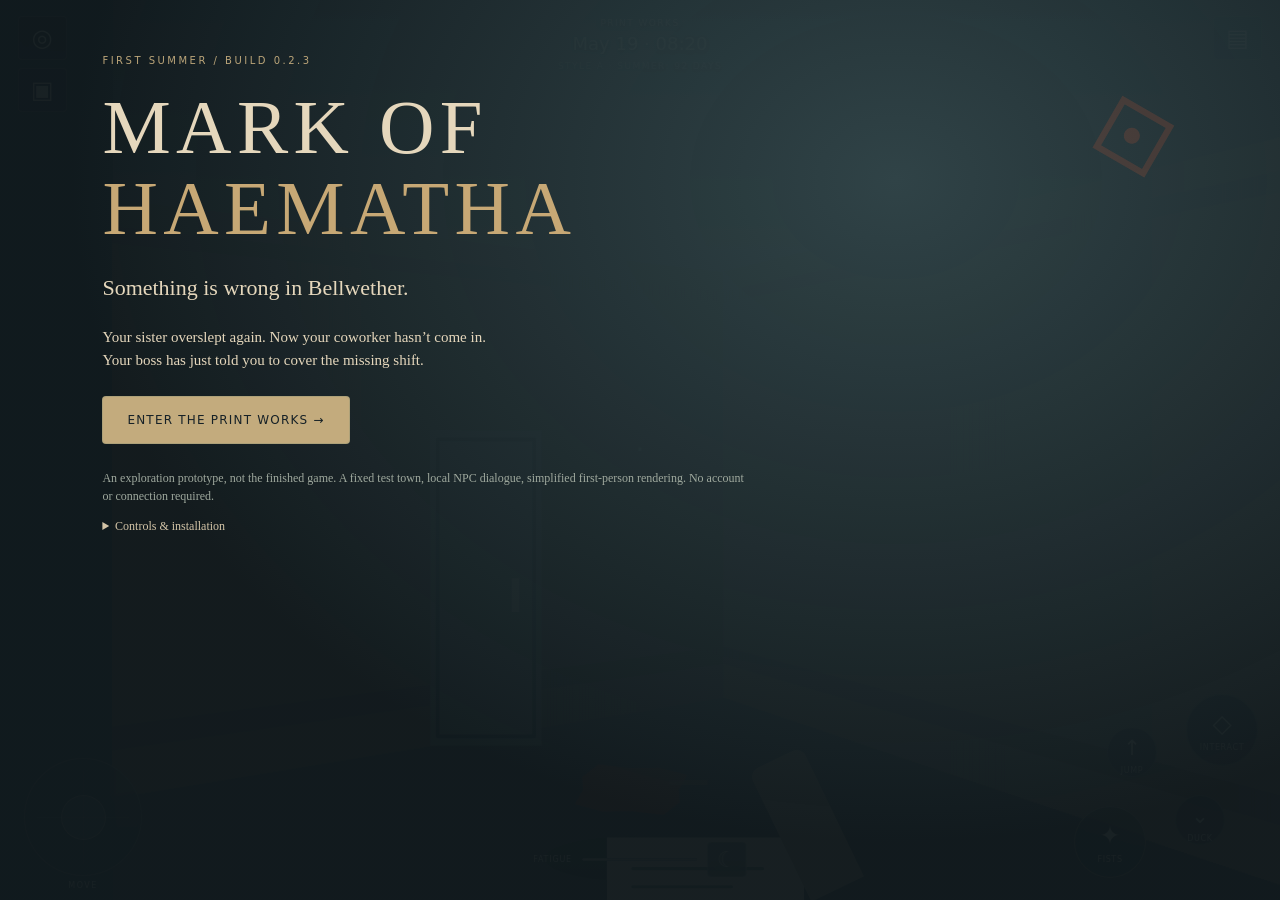
<file: index.html>
<!doctype html>
<html lang="en"><head><meta charset="utf-8"><meta name="viewport" content="width=device-width,initial-scale=1,viewport-fit=cover,user-scalable=no"><meta name="theme-color" content="#141d20"><meta name="apple-mobile-web-app-capable" content="yes"><meta name="apple-mobile-web-app-status-bar-style" content="black-translucent"><meta name="description" content="A playable investigation prototype for Mark of Haematha."><title>MARK OF HAEMATHA — First Summer</title><link rel="manifest" href="manifest.webmanifest"><link rel="icon" href="icons/icon.svg" type="image/svg+xml"><link rel="apple-touch-icon" href="icons/icon-192.png"><style id="gameStyles">
:root{color-scheme:dark;--paper:#e5d7bc;--muted:#9eaa9e;--ink:#111c20;--gold:#c1a578;--line:#ffffff22;--red:#a44336}*{box-sizing:border-box}body{margin:0;background:#11191b;color:var(--paper);font:15px/1.5 Georgia,serif;overflow:hidden;overscroll-behavior:none}button,input,textarea,select{font:inherit}button{color:var(--paper);background:#253134;border:1px solid #8c927367;border-radius:4px;padding:10px 15px;cursor:pointer}button:hover{background:#3b4846}button:disabled{opacity:.4;cursor:default}button:focus-visible,input:focus-visible{outline:2px solid #dcc39a;outline-offset:3px}button small{display:block;font:8px/1.6 system-ui;letter-spacing:.08em}input,textarea,select{background:#111d21;color:var(--paper);border:1px solid #777f6e;padding:10px;border-radius:3px}textarea{width:100%;resize:vertical}#world{display:block;width:100vw;height:100dvh;touch-action:none}#hud{position:fixed;inset:0;pointer-events:none;padding:env(safe-area-inset-top) env(safe-area-inset-right) env(safe-area-inset-bottom) env(safe-area-inset-left);font-family:system-ui}#hud button,#joystick{pointer-events:auto;touch-action:none;user-select:none;-webkit-user-select:none}#hud button{background:#10212680;border-color:#ddd6ad44;backdrop-filter:blur(5px)}.left-tools{position:absolute;left:max(18px,env(safe-area-inset-left));top:max(16px,env(safe-area-inset-top));display:grid;gap:8px}.left-tools button,#notesButton{font-size:24px;padding:3px 12px}#notesButton{position:absolute;right:max(18px,env(safe-area-inset-right));top:max(16px,env(safe-area-inset-top))}#clock{position:absolute;top:max(16px,env(safe-area-inset-top));left:50%;transform:translateX(-50%);text-align:center;text-shadow:0 2px 4px #000;width:65%}#clock span,#clock small{display:block;font-size:9px;letter-spacing:.16em}#clock strong{font-weight:400;font-size:18px}#clock small{color:#c3c4b2;font-size:8px}#reticle{position:absolute;left:50%;top:50%;font-size:28px;transform:translate(-50%,-50%);color:#fff9}#target{position:absolute;top:57%;left:50%;transform:translateX(-50%);text-align:center;font-size:11px;text-shadow:0 2px 3px black}#joystick{position:absolute;bottom:max(24px,env(safe-area-inset-bottom));left:max(28px,env(safe-area-inset-left));width:118px;height:118px;border:1px solid #e0dfbe45;background:#13292d45;border-radius:50%;backdrop-filter:blur(2px)}#joystick:before,#joystick:after{content:'';position:absolute;background:#d5d4b522;top:50%;left:10%;width:80%;height:1px}#joystick:after{transform:rotate(90deg)}#stick{position:absolute;width:45px;height:45px;top:36px;left:36px;background:#e2d7b226;border:1px solid #ddd8b75c;border-radius:50%}#joystick span{position:absolute;bottom:-17px;width:100%;text-align:center;font-size:8px;letter-spacing:.18em;color:#c5c9b6}#actions{position:absolute;right:max(22px,env(safe-area-inset-right));bottom:24px;display:grid;grid-template-columns:60px 72px;gap:9px;align-items:center}#actions button{height:66px;border-radius:50%;font-size:23px;padding:5px}#actions .small{width:53px;height:53px;font-size:20px}#vitals{position:absolute;bottom:max(25px,env(safe-area-inset-bottom));left:50%;transform:translateX(-50%);display:flex;align-items:center;gap:10px}#vitals small{font-size:8px;letter-spacing:.1em}progress{width:115px;height:5px;accent-color:#bea97d}#restButton{font-size:22px;padding:0 9px}#toast{position:absolute;top:22%;left:50%;transform:translateX(-50%);background:#0c171be8;max-width:65vw;padding:9px 18px;border-left:2px solid var(--gold);opacity:0;transition:opacity .2s;font-size:12px;text-align:center}#toast.show{opacity:1}#damage{position:absolute;inset:0;opacity:0;background:radial-gradient(ellipse,transparent 20%,#b52019b0);transition:opacity .3s}#panel,#notes{position:fixed;z-index:6;inset:7% 7%;padding:24px;background:#132126f5;border:1px solid #a89e7555;box-shadow:0 18px 80px #0009;overflow:auto;backdrop-filter:blur(12px)}[hidden]{display:none!important}.panel-head{display:flex;justify-content:space-between;gap:15px;align-items:center;border-bottom:1px solid var(--line);padding-bottom:14px;margin-bottom:20px}.panel-head h2{margin:0;font-size:23px;font-weight:400}.tabs{display:flex;gap:6px;flex-wrap:wrap}.tabs button{padding:7px 13px;font:11px system-ui}.tabs .active{background:#b9a174;color:#182126}.columns{display:grid;grid-template-columns:1fr 1fr;gap:22px}.card{border:1px solid var(--line);background:#ffffff04;padding:17px;margin:10px 0}.card h3{margin:0 0 9px;font-weight:400}.muted,.fine{color:#9fa99e;font-size:12px}#townMap{width:100%;max-height:54vh;aspect-ratio:1.25;background:#243136;border:1px solid #667169;touch-action:none}.location-list button{display:block;width:100%;text-align:left;margin:9px 0}.location-list small{display:block;color:#aab4a5}.row{display:flex;gap:8px;align-items:center;flex-wrap:wrap}.inventory-grid{display:grid;grid-template-columns:repeat(5,62px);grid-template-rows:repeat(2,62px);gap:5px;position:relative;margin:15px 0}.cell{border:1px dashed #a7a98b55;background:#ffffff03;display:grid;place-content:center;font:10px system-ui;text-align:center;cursor:pointer}.cell.occupied{background:#82735544;border:1px solid #a89b72}.cell.selected{outline:2px solid #d7bc84}.pockets{display:flex;gap:5px}.pockets button{width:73px;min-height:65px;font:10px system-ui;padding:7px}.save-row{border-bottom:1px solid var(--line);padding:10px 0;display:flex;justify-content:space-between;align-items:center;gap:12px}.save-row button{padding:5px 12px}.save-row small{display:block;color:#a9b1a4}#conversation{position:fixed;z-index:5;left:4%;top:17%;width:min(590px,65%);padding:20px;background:#102025ed;border:1px solid #ac9e7155;box-shadow:0 12px 60px #0007}.conversation-head{display:flex;align-items:center;gap:9px;font:11px system-ui;letter-spacing:.1em}.conversation-head span{flex:1}.conversation-head button{font:9px system-ui;padding:6px}#exchange{min-height:100px;max-height:32vh;overflow:auto;margin:18px 0}#exchange p{margin:8px 0}#exchange .you{font-style:italic;color:#a7b3aa;font-size:13px}#talkForm{display:flex;gap:7px}#talkInput{width:100%;min-width:0}#talkForm button{white-space:nowrap}#conversation>small{display:block;margin-top:10px;color:#8e9c93;font-size:10px}#notes{z-index:8;left:38%;right:3%;top:9%;bottom:8%}#notes textarea{height:37vh;background:#e5dbc5;color:#253333;font:16px/1.8 Georgia}#notes ul{padding:0;list-style:none}#notes li{display:flex;gap:8px;padding:8px 0;border-bottom:1px solid var(--line)}#notes li span{flex:1}#inspect{position:fixed;z-index:9;inset:0;background:radial-gradient(ellipse at 35% 45%,#354348,#111b20 70%)}#inspect header{position:absolute;left:5%;right:5%;top:5%;display:flex;justify-content:space-between;font-size:22px}#objectView{position:absolute;top:15%;left:0;width:65%;height:70%;touch-action:none}#objectInfo{position:absolute;right:5%;width:28%;top:25%}#objectInfo button{display:block;margin:10px 0;width:100%}#inspect footer{position:absolute;bottom:5%;left:5%;font:11px system-ui;color:#aab2a4}#welcome{position:fixed;z-index:10;inset:0;overflow:auto;background:radial-gradient(ellipse at 70% 20%,#304347,#10191df5 65%);padding:5vh 8vw}.title-mark{float:right;font-size:160px;line-height:1;color:#a34d3a44;transform:rotate(-15deg)}.eyebrow{font:10px system-ui;letter-spacing:.25em;color:#bba579}h1{font-weight:400;line-height:1.05;font-size:clamp(38px,6vw,78px);letter-spacing:.07em;margin:22px 0}h1 em{color:#c7a875;font-style:normal}.tagline{font-size:22px}.welcome-actions{display:flex;gap:12px;flex-wrap:wrap;margin:25px 0}.welcome-actions button:first-child{background:#c3ab7d;color:#162127;font:12px system-ui;letter-spacing:.1em;padding:16px 24px}.fine{max-width:650px}details{max-width:700px;font-size:12px;color:#aeb6aa}summary{cursor:pointer;color:#d3c4a7}#bootStatus{font:11px system-ui;color:#b7a77f;margin-top:12px}.watch-banner{color:#d7bd83}label{display:block;margin:10px 0}h3{font-weight:400}.help-table{font-size:13px}.help-table td{padding:8px;border-bottom:1px solid var(--line)}@media(max-width:700px){#panel{inset:4%;padding:16px}.panel-head{flex-wrap:wrap;margin-bottom:10px;padding-bottom:9px}.panel-head h2{font-size:18px}.columns{gap:12px;grid-template-columns:1fr 1fr}.inventory-grid{grid-template-columns:repeat(5,43px);grid-template-rows:repeat(2,47px)}#notes{left:28%;padding:15px}#notes textarea{height:35vh}#conversation{left:3%;width:72%;padding:13px}#joystick{width:100px;height:100px;left:22px;bottom:23px}#stick{top:27px;left:27px}#actions{right:18px;gap:5px;grid-template-columns:48px 60px}#actions button{height:56px;font-size:20px}#actions .small{width:45px;height:45px}#vitals{gap:6px}progress{width:65px}#vitals small{display:none}#clock strong{font-size:14px}#clock{top:12px}#clock span{font-size:8px}#objectInfo{top:21%;width:33%;right:4%;font-size:12px}#objectView{width:60%}.title-mark{font-size:80px}.tagline{font-size:18px}#welcome{padding:5vh 7vw}.card{padding:11px}.pockets button{width:50px;padding:3px}.tabs button{padding:6px 9px}}@media(orientation:portrait){#clock{width:57%}#clock span{font-size:7px}#vitals{bottom:162px}.columns{grid-template-columns:1fr}#conversation{width:94%;top:16%}#notes{left:3%;top:32%;bottom:3%}#notes textarea{height:25vh}#inspect header{font-size:17px}#objectView{top:12%;height:44%;width:100%}#objectInfo{top:56%;left:7%;width:86%}#objectInfo .row{display:flex}#objectInfo button{width:auto;display:inline-block;margin-right:7px}#inspect footer{bottom:2%}#townMap{max-height:32vh}#panel{inset:3%}.title-mark{display:none}}@media(prefers-reduced-motion:reduce){*{transition:none!important}}

:root{--visible-height:100dvh;--visible-top:0px}
/* Upward-tilted diamond: Attack left, Interact upper right, smaller movement actions. */
#actions{display:block;width:184px;height:184px}
#actions button{position:absolute;width:72px;height:72px;padding:5px;border-radius:50%;font-size:25px}
#actions .small{width:50px;height:50px;font-size:21px}
#actions #attackButton{left:0;top:112px}
#actions #interactButton{left:112px;top:0}
#actions #jumpButton{left:33px;top:33px}
#actions #duckButton{left:101px;top:101px}
#actions #attackButton{border-color:#d0b88c80;background:#26303488}
.equipment-slot{display:flex;align-items:center;justify-content:space-between;gap:12px;margin:8px 0 16px;padding:12px 16px;border:1px solid #bba276;background:#bba2760c}
.equipment-slot small{display:block;font:9px system-ui;letter-spacing:.15em;color:#bba276}
.equipment-slot strong{font-size:18px;font-weight:400}
.equipment-status{color:#d6bd85}
.equipped-item{border-color:#d6bd85!important;box-shadow:inset 0 0 0 1px #d6bd8588}
#invEquip[aria-pressed=true]{background:#b9a174;color:#182126}
/* Map, inventory, and the associated menu tabs are a separate opaque screen. */
#panel.navigation-screen{inset:0;width:100%;height:100dvh;padding:max(16px,env(safe-area-inset-top)) max(20px,env(safe-area-inset-right)) max(16px,env(safe-area-inset-bottom)) max(20px,env(safe-area-inset-left));background:#132126;border:0;box-shadow:none;backdrop-filter:none;display:flex;flex-direction:column;overflow:hidden}
#panel.navigation-screen>.panel-head{padding-left:64px;min-height:46px;flex-shrink:0;margin-bottom:12px}
#panel.navigation-screen>.tabs{flex-shrink:0;padding-bottom:12px;border-bottom:1px solid var(--line)}
#panel.navigation-screen>#panelBody{flex:1;min-height:0;overflow:auto;overscroll-behavior:contain;padding-top:8px;padding-bottom:12px}
#panel.navigation-screen #townMap{max-height:65dvh}
.map-screen #world,.map-screen #conversation,.map-screen #notes{visibility:hidden}
.map-screen #hud{z-index:7}
.map-screen #hud>*{visibility:hidden}
.map-screen #hud>.left-tools{visibility:visible}
.map-screen .left-tools>#bagButton{visibility:hidden;pointer-events:none}
.map-screen #mapButton{visibility:visible;background:#b9a174;color:#182126;border-color:#d5c49b}
.map-screen #hud>#toast{visibility:visible;top:auto;bottom:max(20px,env(safe-area-inset-bottom))}
@media(orientation:landscape){#panel.navigation-screen #townMap{max-height:calc(100dvh - 240px - env(safe-area-inset-top) - env(safe-area-inset-bottom));min-height:100px}}
@media(orientation:portrait){#panel.navigation-screen>.panel-head h2{font-size:18px}#panel.navigation-screen>.panel-head{gap:8px;flex-wrap:nowrap}#panel.navigation-screen #closePanel{font-size:12px;padding:9px 11px;white-space:nowrap}#panel.navigation-screen #townMap{max-height:42dvh}}
html,body{width:100%;height:100%;background:#11191b}
button,a,input,textarea{-webkit-tap-highlight-color:transparent}
#world{-webkit-user-select:none;user-select:none}
#joystick{bottom:calc(24px + env(safe-area-inset-bottom));left:calc(24px + env(safe-area-inset-left))}
#actions{bottom:calc(22px + env(safe-area-inset-bottom));right:calc(22px + env(safe-area-inset-right))}
#vitals{bottom:calc(23px + env(safe-area-inset-bottom))}
#clock{top:max(16px,env(safe-area-inset-top));line-height:1.6}
#clock small{font-size:9px}
#talkInput,#notes textarea,#notes form input,#saveName,#playerName,#familyName{font-size:16px}
#conversation{display:flex;flex-direction:column;max-height:70dvh}
#exchange{flex:1;min-height:80px}
#talkForm{flex-shrink:0}
#objectInfo{max-height:58%;overflow:auto;padding-right:3px}
#inspect header{padding-top:env(safe-area-inset-top)}
#inspect footer{bottom:max(16px,env(safe-area-inset-bottom));font-size:11px}
#inspect footer button{padding:7px 13px;min-height:40px;touch-action:manipulation}
#inspect footer p{margin:6px 0 0}
.touch-settings{margin-top:18px;display:grid;grid-template-columns:1fr 1fr;gap:8px 20px}
.touch-settings h3,.touch-settings .row,.touch-settings p{grid-column:1/-1}
.touch-settings label{margin:0}
.touch-settings input[type=range]{display:block;width:100%;margin:8px 0;accent-color:#c1a578}
.touch-settings output{float:right;font:13px system-ui;color:#d7bc86}
.touch-settings input[type=checkbox]{min-width:18px;min-height:18px;vertical-align:middle}
.notebook-with-talk #conversation{left:3%;width:42%;top:17%}
.notebook-with-talk #notes{left:48%;right:3%;top:9%;bottom:8%}
.notebook-with-talk .conversation-head{flex-wrap:wrap}
.notebook-with-talk .conversation-head span{flex-basis:100%}
.keyboard-open #conversation{top:calc(var(--visible-top) + 8px);bottom:auto;max-height:calc(var(--visible-height) - 16px);width:min(720px,94%);left:3%;padding:10px}
.keyboard-open #exchange{min-height:28px;max-height:none;margin:5px 0;font-size:14px}
.keyboard-open #conversation>small{display:none}
.keyboard-open .conversation-head{font-size:10px}
.keyboard-open #notes{top:calc(var(--visible-top) + 8px);bottom:auto;max-height:calc(var(--visible-height) - 16px)}
.keyboard-open #notes textarea{height:calc(var(--visible-height) - 155px);min-height:60px}
#updateNotice{position:fixed;z-index:20;bottom:max(18px,env(safe-area-inset-bottom));left:50%;transform:translateX(-50%);background:#15262bf5;border:1px solid #bba276;padding:10px 14px;display:flex;gap:16px;align-items:center;box-shadow:0 4px 30px #0008;font:12px system-ui;max-width:94%}
@media(orientation:portrait){
 #vitals{bottom:calc(163px + env(safe-area-inset-bottom))}
 #objectView{height:40%;top:13%}
 #objectInfo{top:54%;max-height:27%;font-size:13px}
 #inspect footer{left:5%;right:5%;bottom:max(15px,env(safe-area-inset-bottom))}
 #inspect footer p{font-size:10px}
 .notebook-with-talk #conversation{left:3%;top:11%;width:94%;height:24dvh;max-height:24dvh}
 .notebook-with-talk #conversation #talkForm,.notebook-with-talk #conversation>small{display:none}
 .notebook-with-talk #conversation #exchange{min-height:15px;margin:5px 0;max-height:none}
 .notebook-with-talk #notes{left:3%;right:3%;top:37%;bottom:3%}
 .touch-settings{grid-template-columns:1fr}
}

</style></head>
<body>
<canvas id="world" aria-label="First person game world"></canvas>
<div id="hud">
 <div class="left-tools"><button id="mapButton" title="Map and menu" aria-label="Map and menu">◎</button><button id="bagButton" title="Inventory" aria-label="Inventory">▣</button></div>
 <div id="clock"><span id="location">BELLWETHER PRINT WORKS</span><strong id="time"></strong><small id="status">FIRST SUMMER · PLAYABLE PROTOTYPE</small></div>
 <button id="notesButton" title="Notebook" aria-label="Notebook">▤</button>
 <div id="reticle">·</div><div id="target"></div>
 <div id="joystick" aria-label="Movement joystick"><div id="stick"></div><span>MOVE</span></div>
 <div id="actions"><button id="jumpButton" class="small" aria-label="Jump">↑<small>JUMP</small></button><button id="attackButton" aria-label="Attack">✦<small id="weaponLabel">FISTS</small></button><button id="duckButton" class="small" aria-label="Crouch, hold to observe">⌄<small>DUCK</small></button><button id="interactButton" aria-label="Interact">◇<small>INTERACT</small></button></div>
 <div id="vitals"><small>FATIGUE</small><progress id="fatigue" max="100" value="100"></progress><button id="restButton" aria-label="Rest">☾</button></div>
 <div id="toast" role="status"></div><div id="damage"></div>
</div>
<div id="panel" hidden></div>
<div id="conversation" hidden><div class="conversation-head"><span id="speaker"></span><button id="endTalk">LEAVE ×</button><button id="talkNotes">▤ NOTES</button></div><div id="exchange" aria-live="polite"></div><form id="talkForm"><input id="talkInput" autocomplete="off" maxlength="240" placeholder="Ask a question or say something…" aria-label="Your response"><button>SAY ↵</button></form><small>Local dialogue prototype · ask naturally about people, the blood, the library, or help.</small></div>
<div id="notes" hidden></div>
<div id="inspect" hidden><header><span id="inspectTitle"></span><button id="closeInspect">RETURN ×</button></header><canvas id="objectView"></canvas><aside id="objectInfo"></aside><footer><div class="row"><button id="flipObject">FLIP</button><button id="zoomOut" aria-label="Zoom out">−</button><button id="zoomIn" aria-label="Zoom in">+</button><button id="resetObject">RESET VIEW</button></div><p>Drag to turn and tilt · pinch to zoom · triple tap to return</p></footer></div>
<div id="welcome"><div class="title-mark">⟐</div><p class="eyebrow">FIRST SUMMER / BUILD 0.2.3</p><h1>MARK OF<br><em>HAEMATHA</em></h1><p class="tagline">Something is wrong in Bellwether.</p><p>Your sister overslept again. Now your coworker hasn’t come in.<br>Your boss has just told you to cover the missing shift.</p><div class="welcome-actions"><button id="begin">ENTER THE PRINT WORKS →</button><button id="resume" hidden>CONTINUE SAVED GAME</button></div><p class="fine">An exploration prototype, not the finished game. A fixed test town, local NPC dialogue, simplified first-person rendering. No account or connection required.</p><details><summary>Controls &amp; installation</summary><p>Phone: landscape recommended. Left stick moves; drag the scene to look. Tap people to talk. Triple tap objects to inspect. Hold DUCK to watch a location. PC: WASD, drag to look, E interact, F inspect, Space jump, C crouch, M map, N notes. Escape closes panels.</p><p>On iPhone, open the hosted game in Safari → Share → Add to Home Screen. Offline play becomes available after one successful online load. Export important saves from Map → Saves.</p></details><div id="bootStatus"></div></div>
<script data-source="app.js">
'use strict';
// MARK OF HAEMATHA 0.1 — dependency-free, local-first exploration slice.
const $=s=>document.querySelector(s), $$=s=>[...document.querySelectorAll(s)];
const canvas=$('#world'),ctx=canvas.getContext('2d',{alpha:false});
const VERSION=1, STORE='haematha-pwa-v1', W=26,H=22, FOV=Math.PI/2.8;
const CAMERA={standing:1.28,crouching:.82,wall:2.2,maxPitch:55*Math.PI/180};
let cameraHeight=CAMERA.standing,frameEyeHeight=CAMERA.standing,frameHorizon=0,frameProjection=1;
const grid=Array.from({length:H},(_,y)=>Array.from({length:W},(_,x)=>x===0||y===0||x===W-1||y===H-1?1:0));
function room(x,y,w,h,type,door){for(let j=y;j<y+h;j++)for(let i=x;i<x+w;i++)if(i===x||i===x+w-1||j===y||j===y+h-1)grid[j][i]=type;grid[door[1]][door[0]]=0;}
room(2,2,9,9,2,[10,6]);room(16,3,8,10,3,[16,7]);room(2,14,9,6,4,[10,16]);room(17,16,7,5,2,[17,18]);
// Printing machinery and a library shelf also provide collision and cover.
grid[4][5]=5;grid[4][6]=5;grid[8][4]=5;grid[8][5]=5;grid[5][20]=6;grid[6][20]=6;grid[10][20]=6;
const LOCS=[{id:'works',name:'Print works',x:7,y:6,desc:'Your workplace · open by day'},{id:'street',name:'Ash Street',x:13,y:9,desc:'Shops, passersby, and the road north'},{id:'home',name:'Your home',x:6,y:16,desc:'Your sister is resting here'},{id:'library',name:'Public library',x:18,y:8,desc:'Quiet reading rooms · archive downstairs'}];
const ITEMS={
 letter:{name:'Folded letter',w:1,h:1,pocket:true,color:'#c4b79a',shape:'paper',text:'A note addressed to Thomas Vale: “Meet me by the reading room after closing. Do not bring anyone.” No signature.',clue:true},
 wrench:{name:'Print-shop wrench',w:2,h:1,color:'#a6b1ad',shape:'wrench',text:'A heavy steel wrench. A useful tool and an improvised weapon.',power:8},
 rag:{name:'Clean cloth',w:1,h:1,pocket:true,color:'#a7b5a3',shape:'cloth',text:'Folded cotton. Useful for binding, wiping, or wrapping.'},
 wood:{name:'Wooden handle',w:1,h:2,color:'#9b7751',shape:'wood',text:'A broken broom handle. Solid enough to support a small tool or weapon.',power:4},
 wire:{name:'Wire spool',w:1,h:1,pocket:true,color:'#ae9680',shape:'wire',text:'A length of pliable wire wound onto a spool.'},
 bandage:{name:'Field dressing',w:1,h:1,pocket:true,color:'#d4c6a4',shape:'cloth',text:'A cloth and splint, held firmly with wire. Restores some health when used.'},
 medkit:{name:'First aid tin',w:2,h:1,color:'#9a5e4a',shape:'box',text:'A small tin of dressings. Restores health when used.'},
 keys:{name:'Motorcar keys',w:1,h:1,pocket:true,color:'#c4b58d',shape:'key',text:'Keys to a borrowed motorcar parked on Ash Street. Enables faster map travel.'},
 blood:{name:'Blood beneath the locker',color:'#77362d',shape:'blood',fixed:true,text:'A small dark smear below Thomas’s locker. The edge is dry. Someone tried to wipe the rest away.',clue:true},
 locker:{name:'Thomas’s locker',fixed:true,color:'#6f7970',shape:'locker',text:'Thomas Vale’s assigned locker. The door is ajar. A folded letter and a dark smear lie nearby.'},
 bed:{name:'Your bed',fixed:true,color:'#768d87',shape:'bed',text:'A familiar place to rest. Sleeping in a bed restores fatigue more efficiently.'},
 bench:{name:'Workshop bench',fixed:true,color:'#987c54',shape:'bench',text:'Tools and reference drawings are available here. Open the map’s Workshop tab to assemble items.'},
 book:{name:'Dracula — Bram Stoker',fixed:true,color:'#7c4a41',shape:'book',text:'The library’s well-thumbed copy. A work of fiction. Some details sound unpleasantly familiar.',clue:true}
};
const RECIPES=[{id:'field-dressing',name:'Field dressing',parts:['rag','wood','wire'],output:'bandage',knownTime:20,unknownTime:55}];
const NPCS={boss:{name:'Edith Mercer',role:'Print-shop proprietor',tone:'brisk',history:'Inherited the print works from her father. Protective of her staff, but anxious about missed orders.'},coworker:{name:'Arthur Bell',role:'Typesetter',tone:'friendly',history:'Works late to support his mother. Last saw Thomas after the evening shift.'},librarian:{name:'Miriam Ward',role:'Librarian',tone:'guarded',history:'Keeps meticulous records. Her reserve is a choice, not a lack of concern.'},sister:{name:'Clara',role:'Your sister · 18',tone:'weary',history:'Graduating soon. Raised by you after your parents died five years ago.'},passer:{name:'Samuel Price',role:'Delivery driver',tone:'wary',history:'Knows the town’s roads and has noticed unusual late-night journeys.'}};
function fresh(){return{version:VERSION,name:'Morgan',surname:'Reed',style:'A',minutes:8*60+20,day:0,player:{x:6.8,y:7.2,a:-1.0,fatigue:100,health:100,crouch:false},objects:[{id:'locker',x:8.5,y:3.4},{id:'blood',x:8.5,y:4.5},{id:'letter',x:8.2,y:5.3},{id:'wrench',x:5.5,y:6.2},{id:'rag',x:8.5,y:8.2},{id:'wood',x:12.4,y:11.5},{id:'wire',x:18.4,y:9.5},{id:'medkit',x:5.5,y:3.5},{id:'keys',x:13.5,y:13.5},{id:'bed',x:4.5,y:16.5},{id:'bench',x:21.5,y:8.5},{id:'book',x:18.8,y:5.5}],npcs:[{id:'boss',x:8.2,y:7.7},{id:'coworker',x:4.2,y:5.8},{id:'librarian',x:18.5,y:7},{id:'sister',x:6,y:16.8},{id:'passer',x:13,y:10}],inventory:[],equipped:null,notes:'',tasks:[],discovered:[],recipes:[],craft:null,sister:0,trust:{sister:65,coworker:50,boss:40,librarian:35,passer:30},known:['works','street','home','library'],observed:[],worldSeed:1924};}
let state=fresh(), storage={manual:[],auto:[]},started=false,tab='map',talking=null,inspectId=null,selectedItem=null,pendingTake=null,mapSelected=null,worldMode=false,toastTimer,saveError=false;
let now=performance.now(),lastAutosave=now,dt=0,keys={},joy={x:0,y:0},look=null,clicks=[],projected=[],depth=[],walkBob=0,jump=0,attack=0,watch=null,rest=null,duckHold=null,ignoreDuck=false,inspectAngle=.3,inspectZoom=1;
try{const raw=localStorage.getItem(STORE);if(raw){const parsed=JSON.parse(raw);if(parsed.version===VERSION){storage=parsed;$('#resume').hidden=!storage.auto.length&&!storage.manual.length;}}}catch(e){saveError=true;}
function escapeHTML(v){return String(v).replace(/[&<>"']/g,c=>({'&':'&amp;','<':'&lt;','>':'&gt;','"':'&quot;',"'":'&#39;'}[c]));}
function toast(msg){$('#toast').textContent=msg;$('#toast').classList.add('show');clearTimeout(toastTimer);toastTimer=setTimeout(()=>$('#toast').classList.remove('show'),4000);}
function dist(a,b=state.player){return Math.hypot(a.x-b.x,a.y-b.y);}
function validPosition(p){return Number.isFinite(p.x)&&Number.isFinite(p.y)&&p.x>0&&p.y>0&&p.x<W-1&&p.y<H-1&&!grid[Math.floor(p.y)][Math.floor(p.x)];}
function canMove(x,y){for(const [dx,dy]of[[-.19,-.19],[.19,-.19],[-.19,.19],[.19,.19]])if(!validPosition({x:x+dx,y:y+dy}))return false;return true;}
function move(dx,dy){const p=state.player;if(canMove(p.x+dx,p.y))p.x+=dx;if(canMove(p.x,p.y+dy))p.y+=dy;}
function inside(x,y){if(x>2&&x<10&&y>2&&y<10)return'works';if(x>16&&x<23&&y>3&&y<12)return'library';if(x>2&&x<10&&y>14&&y<19)return'home';return'street';}
function atLocation(){return inside(state.player.x,state.player.y);}
function paused(){return!started||!$('#panel').hidden||!$('#notes').hidden||!$('#inspect').hidden||document.hidden;}
function lineVisible(a,b){const d=dist(a,b),steps=Math.ceil(d*10);for(let i=1;i<steps;i++){const x=b.x+(a.x-b.x)*i/steps,y=b.y+(a.y-b.y)*i/steps;if(grid[Math.floor(y)]?.[Math.floor(x)])return false;}return true;}
function advance(minutes){if(!Number.isFinite(minutes)||minutes<=0)return;state.minutes+=minutes;while(state.minutes>=1440){state.minutes-=1440;state.day++;}state.sister+=minutes/130000;updateJobs();}
function updateJobs(){if(state.craft&&totalTime()>=state.craft.ready){const c=state.craft;state.craft=null;if(!state.recipes.includes(c.recipe))state.recipes.push(c.recipe);const p=findPlacement(ITEMS[c.output]);if(p)state.inventory.push({id:c.output,...p});else state.objects.push({id:c.output,x:21.5,y:9.5});toast(`${ITEMS[c.output].name} completed. Blueprint recorded in the Library.`);}}
function totalTime(){return state.day*1440+state.minutes;}
function schedules(delta){for(const n of state.npcs){let dest;if(n.id==='boss')dest=state.minutes<18*60&&state.minutes>7*60?{x:8.2,y:7.7}:{x:13,y:6.5};if(n.id==='coworker')dest=state.minutes<17*60?{x:4.2,y:5.8}:{x:13.2,y:8.5};if(n.id==='passer'){const phase=Math.floor(totalTime()/30)%3;dest=[{x:13,y:10},{x:13,y:6.7},{x:13,y:16.5}][phase];}if(n.id==='librarian')dest=state.minutes<19*60?{x:18.5,y:7}:{x:18.5,y:10.5};if(!dest)continue;
// Follow simple waypoints through known doors; no off-screen teleportation.
let target=dest;const nr=inside(n.x,n.y),dr=inside(dest.x,dest.y);if(nr!==dr){if(nr==='works')target={x:n.x<10.7?10.7:12,y:6.5};else if(nr==='library')target={x:15.5,y:7.5};else if(dr==='works')target={x:9.5,y:6.5};}
const d=dist(target,n);if(d>.08){const step=Math.min(d,delta*.22),nx=n.x+(target.x-n.x)/d*step,ny=n.y+(target.y-n.y)/d*step;if(validPosition({x:nx,y:ny})){n.x=nx;n.y=ny;}}}}
function persist(){try{localStorage.setItem(STORE,JSON.stringify({version:VERSION,...storage}));return true;}catch(e){saveError=true;toast('Save storage unavailable or full. Export a save from the Saves tab.');return false;}}
function snapshot(label){return{id:Date.now().toString(36)+Math.random().toString(36).slice(2,6),label,created:new Date().toISOString(),state:structuredClone(state)};}
function autoSave(label='Autosave'){if(!started)return;storage.auto.unshift(snapshot(label));storage.auto=storage.auto.slice(0,5);persist();lastAutosave=performance.now();}
function validateSave(s){if(!s||s.version!==VERSION||!validPosition(s.player)||!Number.isFinite(s.minutes)||s.minutes<0||s.minutes>=1440||!Number.isInteger(s.day)||s.day<0)throw Error('Invalid game state');for(const k of ['inventory','objects','npcs','tasks','recipes','known','discovered'])if(!Array.isArray(s[k]))throw Error('Missing '+k);if(s.inventory.length>14||s.objects.length>500||s.npcs.length>100||s.tasks.length>200)throw Error('Save exceeds prototype limits');if(typeof s.notes!=='string'||typeof s.name!=='string'||typeof s.surname!=='string'||!['A','B'].includes(s.style))throw Error('Invalid player data');for(const i of [...s.inventory,...s.objects])if(!Object.hasOwn(ITEMS,i.id))throw Error('Unknown item');for(const n of s.npcs)if(!Object.hasOwn(NPCS,n.id)||!validPosition(n))throw Error('Invalid NPC');for(const k of ['health','fatigue','a'])if(!Number.isFinite(s.player[k]))throw Error('Invalid player condition');if(s.player.health<0||s.player.health>100||s.player.fatigue<0||s.player.fatigue>100)throw Error('Condition out of range');if(s.equipped&&!ITEMS[s.equipped]?.power)throw Error('Invalid equipment');if(s.craft&&(!RECIPES.some(r=>r.id===s.craft.recipe&&r.output===s.craft.output)||!Number.isFinite(s.craft.ready)))throw Error('Invalid assembly');if(!s.trust||typeof s.trust!=='object')throw Error('Invalid relationships');for(const i of s.objects)if(!validPosition(i))throw Error('Invalid object position');for(const i of s.inventory){if(i.slot==='bag'){if(!Number.isInteger(i.x)||!Number.isInteger(i.y)||!canPlace(ITEMS[i.id],i.x,i.y,s.inventory.filter(j=>j!==i)))throw Error('Invalid backpack placement');}else if(i.slot==='pocket'){if(!ITEMS[i.id].pocket||!Number.isInteger(i.p)||i.p<0||i.p>3||s.inventory.some(j=>j!==i&&j.slot==='pocket'&&j.p===i.p))throw Error('Invalid pocket placement');}else throw Error('Invalid slot');}return s;}
function loadSave(s){try{state=structuredClone(validateSave(s));started=true;$('#welcome').hidden=true;closeAll();watch=null;rest=null;joy={x:0,y:0};keys={};toast('Saved world restored.');}catch(e){toast('Could not load this save: '+e.message);}}
function closeAll(){for(const id of ['panel','notes','inspect','conversation'])$('#'+id).hidden=true;talking=null;inspectId=null;pendingTake=null;keys={};joy={x:0,y:0};$('#stick').style.transform='';}
function startGame(){started=true;$('#welcome').hidden=true;toast('Edith: “Thomas is absent. I need you to cover his shift.”');autoSave('Arrival at the print works');}
$('#begin').onclick=startGame;$('#resume').onclick=()=>loadSave((storage.auto[0]||storage.manual[0]).state);
function nearest(){return projected.filter(o=>o.distance<2.7&&Math.abs(o.screenX-canvas.width/2)<canvas.width*.18&&o.top<canvas.height*.64&&o.bottom>canvas.height*.36).sort((a,b)=>a.distance-b.distance)[0];}
function interact(entity){if(!entity)entity=nearest();if(!entity){toast('Move closer to a person or object. Triple tap an object to inspect it.');return;}if(entity.npc)startTalk(entity.id);else openInspect(entity.id);}
function startTalk(id){talking=id;watch=null;$('#conversation').hidden=false;$('#speaker').textContent=NPCS[id].name+(id==='sister'?' '+state.surname:'')+' · '+NPCS[id].role;const greetings={boss:'What is it? We have orders to finish, and Thomas hasn’t even sent word.',coworker:'What can I help you with? I can spare a minute.',librarian:'How may I assist you? Please keep your voice low.',sister:'What is it? I’m sorry. My head is still pounding.',passer:'Need directions? I’m due across town.'};setExchange('',greetings[id]);}
function setExchange(you,npc){$('#exchange').innerHTML=(you?`<p class="you">You: ${escapeHTML(you)}</p>`:'')+`<p>${escapeHTML(npc)}</p>`;}
function reply(id,input){const q=input.toLowerCase().normalize('NFD').replace(/[\u0300-\u036f]/g,'');const has=(...a)=>a.some(w=>q.includes(w));let trust=state.trust[id]||30;if(has('please','thank','sorry'))state.trust[id]=Math.min(100,trust+3);if(has('idiot','stupid','shut up','threaten')){state.trust[id]=Math.max(0,trust-12);return'I won’t be spoken to like that.';}
if(has('bye','goodbye','see you'))return'Be careful on your way.';
if(has('blood','stain','smear','locker')){if(id==='boss')return'I saw that smear this morning. Thomas cuts his hands on the plates all the time. Still… I don’t like that he hasn’t come in.';if(id==='coworker'){discover('late-shift');return'Thomas was here late last night. Someone waited for him outside. Dark coat. I couldn’t see a face. He left a folded note near his locker.';}if(id==='librarian')return'You should be cautious about handling it. And tell the police what you actually saw, rather than what you suspect.';if(id==='sister')return'Please don’t talk about blood. It makes my headache worse.';return'There have been whispers. The constable was asking about someone missing from the railway.';}
if(has('thomas','coworker','missing','disappear','late shift','last night','absen')){if(id==='boss')return'Thomas Vale. He has worked here for six years. This is the first shift he’s missed without a message. Arthur was the last one out yesterday.';if(id==='coworker'){discover('late-shift');return'We finished the railway notices together. He stayed behind to tidy up. Someone was waiting across the road. I went home before he did.';}if(id==='librarian')return'Thomas visited yesterday. He asked whether I kept local newspaper records. I do. You may consult them here.';if(id==='passer')return'I saw a motorcar by the print works after dark. Not one of our regulars. You can ask Arthur; he often works late.';return'I haven’t seen him. I’m sorry. I barely remember getting home myself.';}
if(has('vampir','dracula','stoker','curse','fang','haematha')){if(id==='librarian'){discover('stoker');return'We have Stoker’s Dracula in the reading room. Fiction is not evidence. But if you have observations, describe them precisely. Some old records may be relevant.';}if(id==='sister')return'You’re teasing me again. The sunglasses are for my headache, that’s all.';if(id==='coworker')return'You mean like that book? I’d worry about a real person in a dark alley first.';return'Vampires? Surely you aren’t serious.';}
if(has('help','gather','collect','bring','material','cloth','wire','wood','favor','favour')){if(trust<35)return'I don’t know you well enough to promise that. Tell me what’s really going on first.';if(id==='coworker'){discover('supplies');return'You can take the clean cloth by the rear machine, and the broken handle outside. Ask at the library for wire. I can’t leave my shift to collect things in this prototype.';}if(id==='librarian'){discover('workshop');return'There is a workbench in the rear room. Our tools are available for your use. I will offer references; the work must be yours.';}if(id==='sister')return'I’ll stay in for now. Just… please don’t be gone all day.';return'I can answer questions, but I have my own responsibilities too.';}
if(has('librar','book','archive','research','record','lyrin')){if(id==='librarian'){discover('workshop');return'Local newspapers are indexed by date. We also keep older histories and practical drawings. Begin with a specific question. You may use the rear workshop.';}return'The public library is across Ash Street. Miriam Ward keeps it. She tends to know where to look, even when she won’t say what she thinks.';}
if(has('sister','clara','school','sleep','head','sun','sunglass','party','graduat')){if(id==='sister')return'I couldn’t sleep. There are pictures in my head, places I’ve never been. I drank too much at the party. I’m sorry. I’ll stay here for a while.';if(id==='coworker')return'Clara graduates soon, doesn’t she? You’ve done right by her. Go check on her if you need to.';return'If she’s unwell, she should rest. Have you spoken with her?';}
if(has('who are','yourself','your name','history','family','how are','doing'))return NPCS[id].history;
if(has('police','constable','murder','body','hunter'))return'The constable has been making inquiries. Report what you have seen. People are worried enough without rumors. The wider police and hunter systems are not active in this slice.';
if(has('time','when','closing','hour'))return id==='librarian'?'The reading room stays open until seven. I’ll be here afterward, sorting records.':'We normally finish around five. Late orders have kept us longer this week.';
if(has('look','saw','notice','outside','car','coat','stranger'))return id==='passer'?'A dark motorcar, late at night. No luggage that I could see. That is all I can swear to.':'Arthur and Samuel may have seen more of the street than I did.';
return id==='boss'?'Be specific. Are you asking about Thomas, the shop, or something you found?':id==='librarian'?'What particular subject are you researching? A person, a place, or something you observed?':'I’m not sure what you mean. Can you tell me which person or event you’re asking about?';}
function discover(id){if(!state.discovered.includes(id))state.discovered.push(id);}
$('#talkForm').onsubmit=e=>{e.preventDefault();if(!talking)return;const text=$('#talkInput').value.trim();if(!text)return;setExchange(text,reply(talking,text));$('#talkInput').value='';};
$('#endTalk').onclick=()=>{$('#conversation').hidden=true;talking=null;};$('#talkNotes').onclick=()=>openNotes();
function openNotes(mode='notes'){const n=$('#notes');n.hidden=false;n.innerHTML=`<div class="panel-head"><h2>Personal notebook</h2><button id="closeNotes">CLOSE ×</button></div><div class="tabs"><button data-note="notes" class="${mode==='notes'?'active':''}">Notes</button><button data-note="tasks" class="${mode==='tasks'?'active':''}">My tasks</button></div><p class="muted">World paused · your observations and decisions.</p>`;
if(mode==='notes'){const t=document.createElement('textarea');t.placeholder='Write what you noticed. Nothing is added automatically.';t.value=state.notes;t.setAttribute('aria-label','Your notes');t.oninput=()=>{state.notes=t.value;};n.append(t);}else{const list=document.createElement('ul');state.tasks.forEach((t,i)=>{const li=document.createElement('li');li.innerHTML=`<input type="checkbox" ${t.done?'checked':''} aria-label="Complete task"><span>${escapeHTML(t.text)}</span><button aria-label="Delete task">×</button>`;li.querySelector('input').onchange=e=>t.done=e.target.checked;li.querySelector('button').onclick=()=>{state.tasks.splice(i,1);openNotes('tasks');};list.append(li);});n.append(list);const f=document.createElement('form');f.className='row';f.innerHTML='<input placeholder="A task you choose…" aria-label="New task" maxlength="200" required><button>Add</button>';f.onsubmit=e=>{e.preventDefault();const t=f.querySelector('input').value.trim();if(t)state.tasks.push({text:t,done:false});openNotes('tasks');};n.append(f);}$('#closeNotes').onclick=()=>{n.hidden=true;persistCurrent();};$$('[data-note]').forEach(b=>b.onclick=()=>openNotes(b.dataset.note));}
function persistCurrent(){if(started)autoSave('Notebook updated');}
$('#notesButton').onclick=()=>openNotes();
function findPlacement(item,inv=state.inventory){for(let y=0;y<=2-item.h;y++)for(let x=0;x<=5-item.w;x++){if(canPlace(item,x,y,inv))return{slot:'bag',x,y};}if(item.pocket)for(let p=0;p<4;p++)if(!inv.some(i=>i.slot==='pocket'&&i.p===p))return{slot:'pocket',p};return null;}
function canPlace(item,x,y,inv=state.inventory){if(x<0||y<0||x+item.w>5||y+item.h>2)return false;return!inv.some(i=>{const d=ITEMS[i.id];return i.slot==='bag'&&x<i.x+d.w&&x+item.w>i.x&&y<i.y+d.h&&y+item.h>i.y;});}
function putItem(id,placement){if(!placement)return toast('There is not enough space for this shape.');state.inventory.push({id,...placement});const i=state.objects.findIndex(o=>o.id===id);if(i>=0)state.objects.splice(i,1);pendingTake=null;toast(`${ITEMS[id].name} packed.`);autoSave('Item collected');openPanel('inventory');}
function equip(id){if(!state.inventory.some(i=>i.id===id)){toast('Take the item before equipping it.');return;}if(!ITEMS[id].power){toast('This item has no useful attack in this prototype.');return;}state.equipped=state.equipped===id?null:id;toast(state.equipped?`${ITEMS[id].name} equipped.`:'Fists ready.');}
function useItem(id){const item=ITEMS[id];if(id==='medkit'||id==='bandage'){if(state.player.health>=100)return toast('You do not need medical treatment.');state.player.health=Math.min(100,state.player.health+45);state.inventory.splice(state.inventory.findIndex(i=>i.id===id),1);toast('Your injuries are dressed.');if(!$('#panel').hidden)openPanel('inventory');}else if(id==='keys')toast('Select Vehicle on the town map.');else if(id==='letter'){openInspect(id);}else if(item.power)equip(id);else toast('This item may be useful in a workshop recipe.');}
function openInspect(id){inspectId=id;inspectAngle=.3;inspectZoom=1;$('#inspect').hidden=false;$('#inspectTitle').textContent=ITEMS[id].name;const d=ITEMS[id],owned=state.inventory.some(i=>i.id===id);$('#objectInfo').innerHTML=`<p>${escapeHTML(d.text)}</p><p class="muted">${d.fixed?'Stays in the world.':`${d.w} × ${d.h} backpack cells${d.pocket?' · pocket-sized':''}`}</p><div class="row">${!d.fixed&&!owned?'<button id="takeItem">TAKE →</button>':''}${d.power?'<button id="equipItem">EQUIP</button>':''}${owned?'<button id="useItem">USE</button>':''}${id==='bed'?'<button id="bedRest">REST HERE</button>':''}${id==='bench'?'<button id="benchCraft">OPEN WORKSHOP</button>':''}</div>`;
if($('#takeItem'))$('#takeItem').onclick=()=>{$('#inspect').hidden=true;pendingTake=id;selectedItem=null;openPanel('inventory');};if($('#equipItem'))$('#equipItem').onclick=()=>equip(id);if($('#useItem'))$('#useItem').onclick=()=>useItem(id);if($('#bedRest'))$('#bedRest').onclick=()=>{$('#inspect').hidden=true;timeDialog('rest');};if($('#benchCraft'))$('#benchCraft').onclick=()=>{$('#inspect').hidden=true;openPanel('workshop');};}
$('#closeInspect').onclick=()=>{$('#inspect').hidden=true;inspectId=null;};
function header(title,which){return`<div class="panel-head"><h2>${title}</h2><button id="closePanel">RETURN ×</button></div><nav class="tabs">${['map','inventory','workshop','saves','settings'].map(t=>`<button data-tab="${t}" class="${which===t?'active':''}">${t[0].toUpperCase()+t.slice(1)}</button>`).join('')}</nav>`;}
function openPanel(which='map'){tab=which;keys={};joy={x:0,y:0};$('#panel').hidden=false;$('#panel').innerHTML=header('Bellwether · Massachusetts',which)+'<div id="panelBody"></div>';$('#closePanel').onclick=()=>{$('#panel').hidden=true;pendingTake=null;};$$('[data-tab]').forEach(b=>b.onclick=()=>{pendingTake=null;openPanel(b.dataset.tab);});if(which==='map')mapPanel();if(which==='inventory')inventoryPanel();if(which==='workshop')workshopPanel();if(which==='saves')savesPanel();if(which==='settings')settingsPanel();}
$('#mapButton').onclick=()=>openPanel('map');$('#bagButton').onclick=()=>openPanel('inventory');
function mapPanel(){const hasKeys=state.inventory.some(i=>i.id==='keys');$('#panelBody').innerHTML=`<p class="muted">World paused · select a location, then confirm travel. Walking through the scene reveals details that map travel skips.</p><div class="columns"><div><canvas id="townMap" width="650" height="550" aria-label="Town map"></canvas><button id="zoomWorld">${worldMode?'RETURN TO TOWN':'ZOOM OUT TO WORLD'}</button></div><div class="location-list">${worldMode?'<h3>The wider world</h3><p>Worldwide travel will open in the full game. This slice contains one neighborhood.</p>':LOCS.map(l=>`<button data-loc="${l.id}">${l.name}<small>${l.desc}</small></button>`).join('')}<div id="travelInfo" class="card">Choose a highlighted place.</div><label>Travel by <select id="travelMode"><option value="foot">Foot</option><option value="vehicle" ${hasKeys?'':'disabled'}>Motorcar ${hasKeys?'':'— keys required'}</option></select></label></div></div>`;$('#zoomWorld').onclick=()=>{worldMode=!worldMode;mapPanel();};$$('[data-loc]').forEach(b=>b.onclick=()=>selectLocation(b.dataset.loc));$('#travelMode').onchange=()=>{if(mapSelected)selectLocation(mapSelected);};drawMap();$('#townMap').onclick=e=>{if(worldMode)return;const r=e.target.getBoundingClientRect(),x=(e.clientX-r.left)/r.width*W,y=(e.clientY-r.top)/r.height*H;const l=LOCS.find(l=>Math.hypot(l.x-x,l.y-y)<3);if(l)selectLocation(l.id);};}
function selectLocation(id){mapSelected=id;const l=LOCS.find(l=>l.id===id),vehicle=$('#travelMode').value==='vehicle',minutes=Math.max(1,Math.ceil(dist(l)*(vehicle?.35:1.25)));$('#travelInfo').innerHTML=`<h3>${l.name}</h3><p>${minutes} minutes by ${vehicle?'motorcar':'foot'}. Time and town life will advance.</p><button id="travelConfirm">TRAVEL HERE →</button>`;$('#travelConfirm').onclick=()=>{advance(minutes);schedules(minutes*6);state.player.x=l.x;state.player.y=l.y;state.player.a=id==='works'?0:id==='library'?-.3:0;state.player.fatigue=Math.max(0,state.player.fatigue-(vehicle?.2:minutes*.12));$('#panel').hidden=true;autoSave('Arrived at '+l.name);toast('Arrived at '+l.name+'.');};drawMap();}
function drawMap(){const c=$('#townMap');if(!c)return;const g=c.getContext('2d'),sx=c.width/W,sy=c.height/H;g.fillStyle='#24383b';g.fillRect(0,0,c.width,c.height);if(worldMode){g.strokeStyle='#7b8e7c';g.lineWidth=2;const shapes=[[[50,80],[120,60],[195,115],[160,190],[115,215],[70,170]],[[175,235],[230,270],[220,400],[185,450],[160,335]],[[310,100],[390,60],[530,85],[605,170],[480,235],[390,195],[330,250],[295,190]],[[450,335],[550,320],[590,380],[475,405]]];for(const pts of shapes){g.beginPath();pts.forEach((p,i)=>i?g.lineTo(...p):g.moveTo(...p));g.closePath();g.stroke();}g.fillStyle='#c8af79';g.font='16px Georgia';g.fillText('Bellwether •',90,160);g.fillStyle='#a4b4a4';g.font='13px Georgia';g.fillText('Wider world · not yet playable',210,500);return;}g.fillStyle='#8a8268';for(let y=0;y<H;y++)for(let x=0;x<W;x++)if(grid[y][x])g.fillRect(x*sx,y*sy,sx-1,sy-1);g.strokeStyle='#c5c2a122';for(let x=0;x<W;x++){g.beginPath();g.moveTo(x*sx,0);g.lineTo(x*sx,c.height);g.stroke();}g.font='13px system-ui';for(const l of LOCS){g.fillStyle=mapSelected===l.id?'#eed39b':'#baa574';g.beginPath();g.arc(l.x*sx,l.y*sy,7,0,7);g.fill();g.fillText(l.name,l.x*sx+10,l.y*sy);}g.fillStyle='#edf0df';g.beginPath();g.arc(state.player.x*sx,state.player.y*sy,5,0,7);g.fill();}
function inventoryPanel(){const inv=state.inventory;$('#panelBody').innerHTML=`<div class="columns"><section><h3>Backpack · ten cells</h3><p class="muted">${pendingTake?`Place ${ITEMS[pendingTake].name}: tap its top-left cell or an empty pocket.`:selectedItem?'Select an empty cell or pocket to move this item.':'Select an item to inspect, equip, use, move, or drop it.'}</p><div class="inventory-grid" id="bagGrid"></div><h3>Four pockets</h3><div class="pockets" id="pockets"></div><p class="muted">Only fist-sized or smaller items fit in pockets.</p></section><section id="inventoryDetail" class="card"></section></div>`;
for(let y=0;y<2;y++)for(let x=0;x<5;x++){const i=inv.find(i=>i.slot==='bag'&&x>=i.x&&x<i.x+ITEMS[i.id].w&&y>=i.y&&y<i.y+ITEMS[i.id].h);const b=document.createElement('button');b.className='cell'+(i?' occupied':'')+(i===selectedItem?' selected':'');b.style.padding='2px';b.textContent=i?(x===i.x&&y===i.y?ITEMS[i.id].name:'↳'):'·';b.setAttribute('aria-label',i?ITEMS[i.id].name:`Backpack cell ${x+1}, ${y+1}`);b.onclick=()=>{if(pendingTake){if(canPlace(ITEMS[pendingTake],x,y))putItem(pendingTake,{slot:'bag',x,y});else toast('That item’s shape will not fit there.');}else if(i){selectedItem=i;inventoryPanel();}else if(selectedItem){if(canPlace(ITEMS[selectedItem.id],x,y,inv.filter(i=>i!==selectedItem))){Object.assign(selectedItem,{slot:'bag',x,y});delete selectedItem.p;selectedItem=null;inventoryPanel();}else toast('Not enough room for that shape.');}};$('#bagGrid').append(b);}
for(let p=0;p<4;p++){const i=inv.find(i=>i.slot==='pocket'&&i.p===p),b=document.createElement('button');b.textContent=i?ITEMS[i.id].name:'Empty';b.onclick=()=>{const id=pendingTake||selectedItem?.id;if(i){if(!pendingTake){selectedItem=i;inventoryPanel();}else toast('That pocket is occupied.');}else if(id){if(!ITEMS[id].pocket)return toast('That item is too large for a pocket.');if(pendingTake)putItem(id,{slot:'pocket',p});else{Object.assign(selectedItem,{slot:'pocket',p});delete selectedItem.x;delete selectedItem.y;selectedItem=null;inventoryPanel();}}};$('#pockets').append(b);}
const d=$('#inventoryDetail');if(pendingTake)d.innerHTML=`<h3>${ITEMS[pendingTake].name}</h3><p>Shape: ${ITEMS[pendingTake].w} × ${ITEMS[pendingTake].h} cells.</p><button id="autoPack">FIND SPACE</button><button id="cancelTake">CANCEL</button>`;else if(selectedItem&&inv.includes(selectedItem)){const id=selectedItem.id;d.innerHTML=`<h3>${ITEMS[id].name}</h3><p>${ITEMS[id].text}</p><div class="row"><button id="invInspect">Inspect</button>${ITEMS[id].power?'<button id="invEquip">Equip / unequip</button>':''}<button id="invUse">Use</button><button id="invDrop">Drop</button></div>`;$('#invInspect').onclick=()=>openInspect(id);if($('#invEquip'))$('#invEquip').onclick=()=>equip(id);$('#invUse').onclick=()=>useItem(id);$('#invDrop').onclick=()=>{if(state.equipped===id)state.equipped=null;inv.splice(inv.indexOf(selectedItem),1);const dropped={id,x:state.player.x+Math.cos(state.player.a)*.45,y:state.player.y+Math.sin(state.player.a)*.45};if(!validPosition(dropped)){dropped.x=state.player.x;dropped.y=state.player.y;}state.objects.push(dropped);selectedItem=null;inventoryPanel();};}else d.innerHTML='<h3>What you carry matters.</h3><p>Large items occupy multiple cells. Rotate and inspect objects before deciding what to bring.</p><p class="muted">Backpack upgrades and trading are planned for the full game.</p>';if($('#autoPack'))$('#autoPack').onclick=()=>putItem(pendingTake,findPlacement(ITEMS[pendingTake]));if($('#cancelTake'))$('#cancelTake').onclick=()=>{pendingTake=null;inventoryPanel();};}
function workshopPanel(){const at=atLocation()==='library';$('#panelBody').innerHTML=`<p class="muted">${at?'Library workshop · construction advances in-world time while you explore or rest.':'Visit the library to use its workshop.'}</p><div class="columns"><section><h3>Assemble from what you carry</h3><p>Choose components. A valid combination can reveal an undiscovered blueprint; improvising takes longer.</p><div id="craftParts">${state.inventory.map((i,n)=>`<label><input type="checkbox" value="${n}"> ${ITEMS[i.id].name}</label>`).join('')||'<p class="muted">Your bag is empty.</p>'}</div><button id="craftButton" ${at&&!state.craft?'':'disabled'}>TRY ASSEMBLY</button><p id="craftResult"></p></section><section><h3>Library blueprints</h3>${RECIPES.filter(r=>state.recipes.includes(r.id)).map(r=>`<div class="card"><h3>${r.name}</h3><p>${r.parts.map(p=>ITEMS[p].name).join(' + ')}</p><small>Known method: ${r.knownTime} minutes · improvised: ${r.unknownTime}</small></div>`).join('')||'<p class="muted">No drawings found yet. A practical first experiment: cloth, a rigid support, and something to bind them together.</p>'}${state.craft?`<div class="card"><h3>Work in progress</h3><p>${ITEMS[state.craft.output].name} · ready in ${Math.max(0,Math.ceil(state.craft.ready-totalTime()))} minutes.</p></div>`:''}<p class="fine">One validated recipe in this slice. Assemblies use predefined recipes; the prototype does not evaluate arbitrary inventions.</p></section></div>`;$('#craftButton').onclick=()=>{const indices=$$('#craftParts input:checked').map(b=>+b.value),parts=indices.map(i=>state.inventory[i].id).sort();const r=RECIPES.find(r=>JSON.stringify([...r.parts].sort())===JSON.stringify(parts));if(!r){$('#craftResult').textContent='Those parts do not form a supported assembly. Nothing consumed; try another combination.';return;}const known=state.recipes.includes(r.id),time=known?r.knownTime:r.unknownTime;for(const i of indices.sort((a,b)=>b-a))state.inventory.splice(i,1);if(state.equipped&&!state.inventory.some(i=>i.id===state.equipped))state.equipped=null;state.craft={recipe:r.id,output:r.output,ready:totalTime()+time};autoSave('Workshop assembly started');workshopPanel();toast(`Assembly started: ${time} in-world minutes. You can leave while time passes.`);};}
function savesPanel(){const row=(s,type)=>`<div class="save-row"><div>${escapeHTML(s.label)}<small>${new Date(s.created).toLocaleString()} · day ${s.state.day+1}</small></div><div class="row"><button data-load="${s.id}" data-kind="${type}">Load</button>${type==='manual'?`<button data-delete="${s.id}">×</button>`:''}</div></div>`;$('#panelBody').innerHTML=`<p class="muted">Saves stay in this browser on this device. Export backups before clearing website data or changing the host address.</p><form id="saveForm" class="row"><input id="saveName" placeholder="Name this save" maxlength="60" required><button>SAVE NEW SLOT</button></form><h3>Manual saves · ${storage.manual.length}/12</h3>${storage.manual.map(s=>row(s,'manual')).join('')||'<p class="muted">No manual saves yet.</p>'}<h3>Five rolling autosaves</h3>${storage.auto.map(s=>row(s,'auto')).join('')}<div class="card row"><button id="exportSave">EXPORT CURRENT WORLD</button><label>Import JSON save <input id="importSave" type="file" accept=".json,application/json"></label></div><p class="fine">Loading restores time, positions, inventory, relationships, notes, and workshop progress. Imported saves must match build schema 1.</p>`;
$('#saveForm').onsubmit=e=>{e.preventDefault();if(storage.manual.length>=12)return toast('Delete a manual slot before adding another.');storage.manual.unshift(snapshot($('#saveName').value.trim()||'Manual save'));if(persist())toast('Manual save stored.');savesPanel();};$$('[data-load]').forEach(b=>b.onclick=()=>{const s=storage[b.dataset.kind].find(s=>s.id===b.dataset.load);if(s)loadSave(s.state);});$$('[data-delete]').forEach(b=>b.onclick=()=>{storage.manual=storage.manual.filter(s=>s.id!==b.dataset.delete);persist();savesPanel();});$('#exportSave').onclick=()=>{const blob=new Blob([JSON.stringify({game:'mark-of-haematha',version:VERSION,state},null,2)],{type:'application/json'}),url=URL.createObjectURL(blob),a=document.createElement('a');a.href=url;a.download='haematha-save-'+Date.now()+'.json';a.click();setTimeout(()=>URL.revokeObjectURL(url),1000);};$('#importSave').onchange=async e=>{const f=e.target.files[0];if(!f)return;if(f.size>2000000)return toast('Save is too large.');try{const data=JSON.parse(await f.text());if(data.game!=='mark-of-haematha')throw Error('Not a Haematha save');validateSave(data.state);autoSave('Before imported save');loadSave(data.state);autoSave('Imported save');}catch(err){toast('Import failed: '+err.message);}};}
function settingsPanel(){$('#panelBody').innerHTML=`<div class="columns"><section><h3>Compare the same scene</h3><div class="row"><button id="styleA" ${state.style==='A'?'disabled':''}>A · angular</button><button id="styleB" ${state.style==='B'?'disabled':''}>B · softened</button></div><p class="muted">A uses flat colors and angular figures. B adds gradients, facade detail, lighting, and rounded figures. Both use the same lightweight raycast renderer; this does not predict the performance of a future full 3D engine.</p><label>Player name <input id="playerName" maxlength="30" value="${escapeHTML(state.name)}"></label><label>Family name <input id="familyName" maxlength="30" value="${escapeHTML(state.surname)}"></label><p class="muted">This test town is fixed in a fictional 1920s state. State selection and procedural generation come later.</p></section><section><h3>Controls</h3><table class="help-table"><tr><td>Move / look</td><td>Left stick / drag scene · WASD / drag</td></tr><tr><td>Talk / interact</td><td>Tap NPC or ◇ · E</td></tr><tr><td>Inspect</td><td>Triple tap item · F while aimed</td></tr><tr><td>Jump / crouch</td><td>↑ / ⌄ · Space / C</td></tr><tr><td>Watch location</td><td>Hold ⌄ · O</td></tr><tr><td>Map / notebook</td><td>◎ / ▤ · M / N</td></tr></table><p class="fine">No vampires, full combat, forced captures, or final story outcomes are simulated yet. This build tests navigation, information gathering, time, and interface layout.</p><p class="fine">${saveError?'Browser storage reported an error. Export saves.':'Local save storage available.'} · ${'serviceWorker'in navigator?'Offline support enabled when served over HTTPS or localhost.':'Offline support not available in this browser.'}</p></section></div>`;$('#styleA').onclick=()=>{state.style='A';settingsPanel();};$('#styleB').onclick=()=>{state.style='B';settingsPanel();};$('#playerName').onchange=e=>state.name=e.target.value.trim()||'Morgan';$('#familyName').onchange=e=>state.surname=e.target.value.trim()||'Reed';}
function timeDialog(kind){$('#panel').hidden=false;const bed=state.objects.find(o=>o.id==='bed'&&dist(o)<2),isRest=kind==='rest';$('#panel').innerHTML=`<div class="panel-head"><h2>${isRest?'Rest where you are':'Watch this location'}</h2><button id="cancelTime">CANCEL ×</button></div><p>${isRest?(bed?'Your bed is close enough to use.':'You lay out your sleeping bag here. This position is not guaranteed safe.'):'Stay here and watch who comes and goes. The clock accelerates; activity in your view slows it briefly.'}</p><label>${isRest?'Hours':'Minutes'} <select id="duration">${(isRest?[1,2,4,6,8]:[15,30,60,120]).map(n=>`<option value="${n}" ${n===(isRest?4:30)?'selected':''}>${n}</option>`).join('')}</select></label><button id="startTime">${isRest?'LAY DOWN & REST':'BEGIN WATCH'}</button><p class="fine">${isRest?'Rest continues until the chosen time or an attack. No attackers are active in this prototype.':'Press DUCK again to stop watching. No automatic observations are written to your notebook.'}</p>`;$('#cancelTime').onclick=()=>$('#panel').hidden=true;$('#startTime').onclick=()=>{const duration=+$('#duration').value*(isRest?60:1);$('#panel').hidden=true;$('#conversation').hidden=true;talking=null;if(isRest){rest={left:duration,total:duration,bed:!!bed,anim:0};toast(bed?'Settling into bed…':'Unrolling your sleeping bag…');}else{watch={left:duration,seen:new Set(),slow:0};toast('Watching this location. Press DUCK to stop.');}};}
$('#restButton').onclick=()=>timeDialog('rest');
function doAttack(){if(paused()||talking||rest)return;attack=1;state.player.fatigue=Math.max(0,state.player.fatigue-.4);toast(state.equipped?`${ITEMS[state.equipped].name} swung. No hostile target in reach.`:'No hostile target in reach.');}
$('#attackButton').onclick=doAttack;$('#interactButton').onclick=()=>interact();$('#jumpButton').onclick=()=>{if(!paused()&&!rest&&jump<=0){jump=1;state.player.fatigue=Math.max(0,state.player.fatigue-.2);}};
$('#duckButton').onpointerdown=e=>{e.preventDefault();ignoreDuck=false;duckHold=setTimeout(()=>{ignoreDuck=true;timeDialog('watch');},550);};$('#duckButton').onpointerup=e=>{e.preventDefault();clearTimeout(duckHold);if(ignoreDuck)return;if(watch){watch=null;toast('You stop watching.');}else state.player.crouch=!state.player.crouch;};$('#duckButton').onpointercancel=()=>clearTimeout(duckHold);
const joystick=$('#joystick');joystick.onpointerdown=e=>{e.preventDefault();joystick.setPointerCapture(e.pointerId);updateJoy(e);};joystick.onpointermove=e=>{if(joystick.hasPointerCapture(e.pointerId))updateJoy(e);};function updateJoy(e){const r=joystick.getBoundingClientRect(),dx=e.clientX-r.left-r.width/2,dy=e.clientY-r.top-r.height/2,l=Math.hypot(dx,dy),lim=34;joy={x:dx/Math.max(l,lim),y:dy/Math.max(l,lim)};$('#stick').style.transform=`translate(${joy.x*lim}px,${joy.y*lim}px)`;if(watch){watch=null;toast('You stop watching.');}}function resetJoy(){joy={x:0,y:0};$('#stick').style.transform='';}joystick.onpointerup=resetJoy;joystick.onpointercancel=resetJoy;
canvas.onpointerdown=e=>{if(paused()||rest)return;canvas.setPointerCapture(e.pointerId);look={id:e.pointerId,x:e.clientX,y:e.clientY,sx:e.clientX,sy:e.clientY,moved:0};};canvas.onpointermove=e=>{if(!look||look.id!==e.pointerId)return;const dx=e.clientX-look.x;state.player.pitch=Math.max(-.22,Math.min(.22,(state.player.pitch||0)-(e.clientY-look.y)/innerHeight*.5));look.moved+=Math.abs(dx)+Math.abs(e.clientY-look.y);state.player.a+=dx*.006;look.x=e.clientX;look.y=e.clientY;};canvas.onpointerup=e=>{if(!look||look.id!==e.pointerId)return;const moved=look.moved;look=null;if(moved<12)worldTap(e);};canvas.onpointercancel=()=>look=null;
function worldTap(e){if(paused()||rest)return;const r=canvas.getBoundingClientRect(),x=(e.clientX-r.left)/r.width*canvas.width,y=(e.clientY-r.top)/r.height*canvas.height;const target=projected.filter(p=>x>p.left&&x<p.right&&y>p.top&&y<p.bottom&&p.distance<4).sort((a,b)=>a.distance-b.distance)[0];if(!target)return;if(target.npc){startTalk(target.id);clicks=[];return;}const t=performance.now();clicks=clicks.filter(c=>t-c.time<800&&c.id===target.id);clicks.push({id:target.id,time:t});if(clicks.length>=3){openInspect(target.id);clicks=[];}else toast(ITEMS[target.id].name+' · triple tap to inspect');}
let talkTaps=[];$('#conversation').addEventListener('pointerup',e=>{if(e.target.closest('button,input,form'))return;const t=performance.now();talkTaps=talkTaps.filter(v=>t-v<800);talkTaps.push(t);if(talkTaps.length===3){$('#endTalk').click();talkTaps=[];}});
const objectCanvas=$('#objectView');let objectPointers=new Map(),oldPinch=0,objectTap=[];objectCanvas.onpointerdown=e=>{objectCanvas.setPointerCapture(e.pointerId);objectPointers.set(e.pointerId,{x:e.clientX,y:e.clientY,sx:e.clientX});if(objectPointers.size===2){const p=[...objectPointers.values()];oldPinch=Math.hypot(p[0].x-p[1].x,p[0].y-p[1].y);}};objectCanvas.onpointermove=e=>{const p=objectPointers.get(e.pointerId);if(!p)return;const dx=e.clientX-p.x;p.x=e.clientX;p.y=e.clientY;if(objectPointers.size===1)inspectAngle+=dx*.018;else{const a=[...objectPointers.values()],d=Math.hypot(a[0].x-a[1].x,a[0].y-a[1].y);if(oldPinch)inspectZoom=Math.max(.45,Math.min(2.4,inspectZoom*d/oldPinch));oldPinch=d;}};objectCanvas.onpointerup=e=>{const p=objectPointers.get(e.pointerId);objectPointers.delete(e.pointerId);if(p&&Math.abs(e.clientX-p.sx)<10){const t=performance.now();objectTap=objectTap.filter(v=>t-v<800);objectTap.push(t);if(objectTap.length===3){$('#closeInspect').click();objectTap=[];}}};objectCanvas.onpointercancel=e=>objectPointers.delete(e.pointerId);objectCanvas.onwheel=e=>{e.preventDefault();inspectZoom=Math.max(.45,Math.min(2.4,inspectZoom-e.deltaY*.002));};
window.addEventListener('keydown',e=>{if(['INPUT','TEXTAREA','SELECT'].includes(document.activeElement.tagName))return;if(e.key==='Escape'){closeAll();return;}if(!started)return;const k=e.key.toLowerCase();if(watch&&['w','a','s','d','arrowup','arrowdown','arrowleft','arrowright'].includes(k)){watch=null;toast('You stop watching.');}if([' ','arrowup','arrowdown','arrowleft','arrowright'].includes(k))e.preventDefault();keys[k]=true;if(e.repeat)return;if(k==='m')openPanel('map');if(k==='n')openNotes();if(k==='i')openPanel('inventory');if(!paused()){if(k==='e')interact();if(k==='f'){const n=nearest();if(n&&!n.npc)openInspect(n.id);}if(k===' ' )$('#jumpButton').click();if(k==='c'){if(watch){watch=null;toast('You stop watching.');}else state.player.crouch=!state.player.crouch;}if(k==='o')timeDialog('watch');if(k==='r')timeDialog('rest');if(k==='x')doAttack();}});window.addEventListener('keyup',e=>delete keys[e.key.toLowerCase()]);window.addEventListener('blur',()=>{keys={};resetJoy();});document.addEventListener('visibilitychange',()=>{if(document.hidden){keys={};resetJoy();autoSave('App backgrounded');}});window.addEventListener('pagehide',()=>autoSave('Session paused'));
function resize(){const ratio=Math.min(devicePixelRatio||1,1.5),w=Math.round(innerWidth*ratio),h=Math.round(innerHeight*ratio);if(canvas.width!==w||canvas.height!==h){canvas.width=w;canvas.height=h;}}
function cast(angle){const p=state.player,dx=Math.cos(angle),dy=Math.sin(angle);let mx=Math.floor(p.x),my=Math.floor(p.y),ddx=Math.abs(1/dx),ddy=Math.abs(1/dy),sx=dx<0?-1:1,sy=dy<0?-1:1,sdx=(dx<0?p.x-mx:mx+1-p.x)*ddx,sdy=(dy<0?p.y-my:my+1-p.y)*ddy,side=0,d=0,type=1;for(let i=0;i<90;i++){if(sdx<sdy){sdx+=ddx;mx+=sx;side=0;d=sdx-ddx;}else{sdy+=ddy;my+=sy;side=1;d=sdy-ddy;}type=grid[my]?.[mx]||0;if(type)break;if(mx<0||my<0||mx>=W||my>=H)break;}const hit=side?p.x+d*dx:p.y+d*dy;return{d:Math.max(.05,d),side,type,u:hit-Math.floor(hit),x:mx,y:my};}
const COLORS={1:[68,83,79],2:[146,121,96],3:[147,139,111],4:[116,139,131],5:[64,77,79],6:[96,72,52]};
function renderWorld(t){resize();const w=canvas.width,h=canvas.height,p=state.player,B=state.style==='B',outside=atLocation()==='street',night=state.minutes<6*60||state.minutes>20*60;
const targetHeight=p.crouch?CAMERA.crouching:CAMERA.standing;cameraHeight+=(targetHeight-cameraHeight)*(1-Math.exp(-12*dt));
frameEyeHeight=rest?Math.max(.35,cameraHeight-Math.min(rest.anim,1)*.85):cameraHeight+Math.sin(jump*Math.PI)*.18;
p.pitch=Math.max(-CAMERA.maxPitch,Math.min(CAMERA.maxPitch,Number.isFinite(p.pitch)?p.pitch:0));
let horizon=h*.5+Math.tan(p.pitch)*w/(2*Math.tan(FOV/2))+Math.sin(walkBob)*h*.008;
frameHorizon=horizon;frameProjection=w/(2*Math.tan(FOV/2));
let sky=ctx.createLinearGradient(0,0,0,horizon);sky.addColorStop(0,outside?(night?'#0c1723':'#769b9e'):'#303d3e');sky.addColorStop(1,outside?(night?'#31404a':'#c4c4ac'):'#7a7b69');ctx.fillStyle=sky;ctx.fillRect(0,0,w,horizon);const floor=ctx.createLinearGradient(0,horizon,0,h);floor.addColorStop(0,outside?'#73786b':'#6c6557');floor.addColorStop(1,outside?'#35494a':'#30352f');ctx.fillStyle=floor;ctx.fillRect(0,horizon,w,h-horizon);
const rays=Math.min(400,Math.ceil(w/3)),step=w/rays,proj=w/(2*Math.tan(FOV/2));depth=[];
for(let i=0;i<rays;i++){const a=p.a+Math.atan((i/rays-.5)*2*Math.tan(FOV/2)),r=cast(a),d=r.d*Math.cos(a-p.a);depth[i]=d;const height=proj*CAMERA.wall/d,bottom=horizon+frameEyeHeight*proj/d,top=bottom-height,color=COLORS[r.type]||COLORS[1],fog=Math.max(.18,1-d/27)*(r.side?.78:1)*(night?.46:1);let light=1;if(B){light=1+(r.u-.5)*.12;if(r.type<=4){if(Math.abs((r.u*4)%1)<.035)light*=.7;const row=(r.x+r.y)%3;if(row===0&&r.u>.15&&r.u<.76){ctx.fillStyle=`rgb(${color.map(v=>Math.floor(v*fog*.9)).join(',')})`;ctx.fillRect(i*step,top,step+1,height);ctx.fillStyle='#142b2e';ctx.fillRect(i*step,top+height*.2,step+1,height*.32);ctx.fillStyle='#c2b394';ctx.fillRect(i*step,top+height*.51,step+1,height*.025);ctx.fillStyle=`rgb(${color.map(v=>Math.floor(v*fog*.8)).join(',')})`;ctx.fillRect(i*step,bottom-height*.14,step+1,height*.08);continue;}}}
ctx.fillStyle=`rgb(${color.map(v=>Math.floor(v*fog*light)).join(',')})`;ctx.fillRect(i*step,top,step+1,height);
ctx.fillStyle=`rgba(20,28,25,${B?.38:.25})`;ctx.fillRect(i*step,bottom-height*.12,step+1,height*.04);ctx.fillRect(i*step,top+height*.045,step+1,height*.028);
if(r.type===5){ctx.fillStyle='#202f30';ctx.fillRect(i*step,top+height*.2,step+1,height*.45);if(r.u>.35&&r.u<.65){ctx.fillStyle='#82948b';ctx.fillRect(i*step,top+height*.29,step+1,height*.2);}}
if(r.type===6){for(let k=1;k<5;k++){ctx.fillStyle='#252c28';ctx.fillRect(i*step,top+height*k*.17,step+1,height*.03);if(B){ctx.fillStyle=['#a29570','#7b4c3e','#66766c'][Math.floor(r.u*12)%3];ctx.fillRect(i*step,top+height*(k*.17-.12),step+1,height*.1);}}}}
// Pavement / floor joints use world-space projection, so they remain grounded while moving.
if(B){ctx.save();ctx.strokeStyle='#b2b49812';ctx.lineWidth=1;for(let y=Math.ceil(p.y-10);y<p.y+10;y++){const pts=[];for(let x=Math.floor(p.x-12);x<p.x+12;x+=.5){const s=screenPoint(x,y,0,proj,horizon);if(s&&s.depth>0.5&&s.depth<18&&s.y>horizon)pts.push(s);else if(pts.length>1){ctx.beginPath();ctx.moveTo(pts[0].x,pts[0].y);ctx.lineTo(pts.at(-1).x,pts.at(-1).y);ctx.stroke();pts.length=0;}}if(pts.length>1){ctx.beginPath();ctx.moveTo(pts[0].x,pts[0].y);ctx.lineTo(pts.at(-1).x,pts.at(-1).y);ctx.stroke();}}ctx.restore();}
projected=[];const sprites=[...state.objects.map(o=>({...o,npc:false})),...state.npcs.map(o=>({...o,npc:true}))].sort((a,b)=>dist(b)-dist(a));for(const s of sprites){const sp=screenPoint(s.x,s.y,0,proj,horizon);if(!sp||sp.depth<.18)continue;const scale=proj/sp.depth,spriteW=scale*(s.npc?.57:s.id==='bed'?1.15:.62),spriteH=scale*(s.npc?1.45:s.id==='bench'?.75:s.id==='bed'?.45:s.id==='locker'?1.35:.45),left=sp.x-spriteW/2,top=sp.y-spriteH;if(left>w||left+spriteW<0)continue;
// Clip to visible ray columns so sprites cannot be seen through walls.
let visible=false;ctx.save();ctx.beginPath();for(let i=Math.max(0,Math.floor(left/step));i<Math.min(rays,Math.ceil((left+spriteW)/step));i++)if(sp.depth<depth[i]+.12){ctx.rect(i*step,0,step+1,h);visible=true;}ctx.clip();if(visible){ctx.fillStyle='#07151744';ctx.beginPath();ctx.ellipse(sp.x,sp.y,scale*.27,scale*.07,0,0,7);ctx.fill();if(s.npc)drawPerson(ctx,sp.x,sp.y,scale,s.id,B,t);else{ctx.save();ctx.translate(sp.x,sp.y-spriteH*.48);drawObject(ctx,s.id,scale*(s.id==='locker'?.75:.6),0,B);ctx.restore();}projected.push({...s,screenX:sp.x,left,right:left+spriteW,top,bottom:sp.y,distance:dist(s)});}ctx.restore();}
// Warm lamps at the worksite and the library entrance.
for(const sign of [{x:9.3,y:6.9,text:'PRINT WORKS'},{x:16.5,y:7.1,text:'LIBRARY'}]){const s=screenPoint(sign.x,sign.y,1.8,proj,horizon);if(s&&s.depth<12&&lineVisible(sign,p)){ctx.font=`${Math.max(7,proj/s.depth*.12)}px Georgia`;ctx.textAlign='center';ctx.fillStyle='#e4d5ab';ctx.fillText(sign.text,s.x,s.y);}}
// Held weapon and hands make the camera position legible.
if(!rest){ctx.save();ctx.translate(w*.64+Math.sin(walkBob)*5,h*1.02-attack*h*.14);ctx.rotate(-.45+attack*.6);if(state.equipped){drawObject(ctx,state.equipped,h*.47,0,B);}else{ctx.fillStyle='#947e65';ctx.beginPath();ctx.roundRect(0,-h*.18,h*.065,h*.25,10);ctx.fill();ctx.fillStyle='#353f3d';ctx.fillRect(-h*.009,-h*.02,h*.08,h*.17);}ctx.restore();}
if(B){const vignette=ctx.createRadialGradient(w/2,h/2,h*.1,w/2,h/2,w*.7);vignette.addColorStop(0,'#0000');vignette.addColorStop(1,'#06131866');ctx.fillStyle=vignette;ctx.fillRect(0,0,w,h);}if(rest){ctx.fillStyle=`rgba(4,12,18,${Math.min(.9,rest.anim*.7)})`;ctx.fillRect(0,0,w,h);ctx.fillStyle='#d1c7ae';ctx.textAlign='center';ctx.font='17px Georgia';ctx.fillText(rest.anim<1?(rest.bed?'Settling into bed…':'Laying out your sleeping bag…'):'Resting · '+Math.ceil(rest.left/60)+' hours remaining',w/2,h*.43);ctx.font='11px system-ui';ctx.fillText('The town continues around you.',w/2,h*.49);}}
function screenPoint(x,y,z,proj,horizon){const p=state.player,dx=x-p.x,dy=y-p.y,d=dx*Math.cos(p.a)+dy*Math.sin(p.a);if(d<=.05)return null;return{x:canvas.width/2+(-dx*Math.sin(p.a)+dy*Math.cos(p.a))*proj/d,y:horizon+(frameEyeHeight-z)*proj/d,depth:d};}
function drawPerson(g,x,y,s,id,B,t){g.save();g.translate(x,y);const walking=id==='passer'?Math.sin(t*3)*s*.025:0;const female=['boss','librarian','sister'].includes(id),coat={boss:'#626d65',coworker:'#6e7977',librarian:'#716b58',sister:'#718e85',passer:'#795e49'}[id];g.fillStyle=coat;if(B){const grad=g.createLinearGradient(-s*.2,0,s*.3,0);grad.addColorStop(0,'#303b3a');grad.addColorStop(.5,coat);grad.addColorStop(1,'#222d2d');g.fillStyle=grad;}
g.beginPath();g.moveTo(-s*.2,-s*1.1);g.lineTo(s*.2,-s*1.1);g.lineTo(s*.28,-s*(female?.35:.45));g.lineTo(-s*.27,-s*(female?.35:.45));g.closePath();g.fill();g.fillStyle='#303b39';g.fillRect(-s*.18,-s*.45+walking,s*.14,s*.45);g.fillRect(s*.04,-s*.45-walking,s*.14,s*.45);g.fillStyle='#a68d71';g.beginPath();if(B)g.ellipse(0,-s*1.27,s*.125,s*.17,0,0,7);else{g.moveTo(-s*.13,-s*1.41);g.lineTo(s*.12,-s*1.42);g.lineTo(s*.14,-s*1.2);g.lineTo(0,-s*1.12);g.lineTo(-s*.14,-s*1.22);}g.fill();g.fillStyle=id==='sister'?'#493b2c':'#383d33';g.fillRect(-s*.14,-s*1.45,s*.28,s*.07);if(id==='passer'||id==='coworker')g.fillRect(-s*.19,-s*1.41,s*.36,s*.04);g.strokeStyle='#b2a58b';g.lineWidth=s*.016;g.beginPath();g.moveTo(0,-s*1.1);g.lineTo(-s*.05,-s*.85);g.lineTo(s*.03,-s*.65);g.stroke();g.fillStyle='#a08b71';g.fillRect(-s*.27,-s*.7,s*.07,s*.22);g.fillRect(s*.21,-s*.7,s*.07,s*.22);if(B){g.fillStyle='#253333';g.fillRect(-s*.08,-s*1.29,s*.035,s*.025);g.fillRect(s*.05,-s*1.29,s*.035,s*.025);}g.restore();}
function drawObject(g,id,size,angle=0,B=false){const d=ITEMS[id];g.save();g.rotate(angle);g.scale(size,size);g.lineCap='round';g.lineJoin='round';g.fillStyle=d.color;g.strokeStyle=d.color;g.lineWidth=.075;const shape=d.shape;
if(shape==='wrench'){g.fillRect(-.05,-.25,.1,.65);g.beginPath();g.arc(0,-.3,.16,.2,Math.PI*1.85);g.lineWidth=.085;g.stroke();g.fillStyle='#293b3d';g.beginPath();g.arc(0,.31,.025,0,7);g.fill();}
else if(shape==='paper'){g.fillRect(-.38,-.28,.76,.56);g.strokeStyle='#5d635b';g.lineWidth=.012;for(let i=0;i<5;i++){g.beginPath();g.moveTo(-.28,-.16+i*.07);g.lineTo(.22-(i%2)*.12,-.16+i*.07);g.stroke();}}
else if(shape==='wood'){g.fillRect(-.045,-.55,.09,1.1);g.strokeStyle='#443c2d';g.lineWidth=.01;g.beginPath();g.moveTo(0,-.5);g.lineTo(.02,.5);g.stroke();}
else if(shape==='wire'){g.lineWidth=.04;for(let i=0;i<5;i++){g.beginPath();g.ellipse(0,0,.2+i*.025,.15+i*.015,0,0,7);g.stroke();}g.beginPath();g.moveTo(.25,.1);g.lineTo(.45,.3);g.stroke();}
else if(shape==='locker'){g.fillRect(-.3,-.95,.6,1.7);g.strokeStyle='#263d3b';g.lineWidth=.02;g.strokeRect(-.26,-.9,.52,1.6);for(let i=0;i<3;i++)g.fillRect(-.15,-.7+i*.06,.3,.015);g.fillStyle='#c6b691';g.fillRect(.14,-.15,.04,.18);}
else if(shape==='key'){g.beginPath();g.arc(-.15,-.12,.16,0,7);g.stroke();g.beginPath();g.moveTo(-.04,0);g.lineTo(.28,.32);g.lineTo(.35,.25);g.moveTo(.18,.2);g.lineTo(.25,.13);g.stroke();}
else if(shape==='blood'){g.beginPath();for(let i=0;i<12;i++){const a=i/12*Math.PI*2,r=.25+(i%3)*.045;g.lineTo(Math.cos(a)*r,Math.sin(a)*r*.45);}g.fill();g.fillStyle='#a5684a77';g.fillRect(.2,-.05,.2,.025);}
else if(shape==='bed'){g.fillStyle='#554e3c';g.fillRect(-.65,-.12,1.3,.3);g.fillRect(-.66,-.4,.1,.7);g.fillStyle=d.color;g.fillRect(-.55,-.3,1.16,.27);g.fillStyle='#c1b89f';g.fillRect(-.5,-.28,.27,.21);}
else if(shape==='bench'){g.fillRect(-.6,-.2,1.2,.15);g.fillRect(-.5,-.1,.1,.5);g.fillRect(.4,-.1,.1,.5);g.fillStyle='#bab29b';g.fillRect(-.2,-.24,.4,.04);}
else if(shape==='book'){g.fillRect(-.3,-.38,.6,.76);g.strokeStyle='#baa16e';g.lineWidth=.012;g.strokeRect(-.24,-.31,.48,.62);g.fillStyle='#c9ae79';g.font='.07px Georgia';g.textAlign='center';g.fillText('DRACULA',0,-.12);}
else{g.beginPath();g.roundRect(-.3,-.22,.6,.44,B?.06:0);g.fill();if(shape==='box'||id==='bandage'){g.fillStyle='#e2d2ae';g.fillRect(-.035,-.13,.07,.26);g.fillRect(-.13,-.035,.26,.07);}else{g.strokeStyle='#5e7469';g.lineWidth=.014;g.beginPath();g.moveTo(-.2,-.12);g.lineTo(.1,.1);g.lineTo(.22,-.05);g.stroke();}}
if(B){g.strokeStyle='#ffffff30';g.lineWidth=.01;g.strokeRect(-.3,-.22,.6,.44);}g.restore();}
function renderInspect(){if($('#inspect').hidden||!inspectId)return;const c=objectCanvas,r=c.getBoundingClientRect(),ratio=Math.min(devicePixelRatio||1,2);if(c.width!==Math.round(r.width*ratio)||c.height!==Math.round(r.height*ratio)){c.width=Math.round(r.width*ratio);c.height=Math.round(r.height*ratio);}const g=c.getContext('2d');g.clearRect(0,0,c.width,c.height);g.save();g.translate(c.width/2,c.height/2);const size=Math.min(c.width,c.height)*.65*inspectZoom;g.fillStyle='#0003';g.beginPath();g.ellipse(0,size*.5,size*.45,size*.08,0,0,7);g.fill();g.scale(.5+Math.abs(Math.cos(inspectAngle))*.5,1);drawObject(g,inspectId,size,Math.sin(inspectAngle)*.25,true);g.restore();}
function updateHUD(){const d=new Date(Date.UTC(1924,4,19+state.day)),hrs=Math.floor(state.minutes/60),mins=Math.floor(state.minutes%60);$('#time').textContent=d.toLocaleDateString('en-US',{month:'short',day:'numeric',timeZone:'UTC'})+' · '+String(hrs).padStart(2,'0')+':'+String(mins).padStart(2,'0');$('#location').textContent=LOCS.find(l=>l.id===atLocation()).name.toUpperCase();$('#fatigue').value=state.player.fatigue;$('#weaponLabel').textContent=state.equipped?ITEMS[state.equipped].name.toUpperCase():'FISTS';const target=nearest();$('#target').textContent=target?(target.npc?NPCS[target.id].name+' · tap to talk':ITEMS[target.id].name+' · triple tap to inspect'):'';$('#status').textContent=watch?`WATCHING · ${Math.ceil(watch.left)} MIN LEFT · ⌄ TO STOP`:rest?'RESTING · THE WORLD CONTINUES':`STYLE ${state.style} · ${state.player.crouch?'CROUCHED · ':''}SUMMER: ${Math.max(0,92-state.day)} DAYS`;$('#duckButton').style.background=watch||state.player.crouch?'#a58b5666':'';}
function tick(t){dt=Math.min(.06,(t-now)/1000);now=t;const active=!paused();if(active){if(rest){rest.anim+=dt;const mins=rest.anim>1.4?dt*48:0;advance(mins);schedules(mins*6);state.player.fatigue=Math.min(100,state.player.fatigue+mins*(rest.bed?.29:.21));rest.left-=mins;if(rest.left<=0){rest=null;autoSave('After resting');toast('You wake. Time has passed.');}}else if(watch){if(watch.slow>0)watch.slow-=dt;for(const n of state.npcs)if(dist(n)<8&&lineVisible(n,state.player)&&!watch.seen.has(n.id)){watch.seen.add(n.id);watch.slow=3;toast(NPCS[n.id].name+' is in view.');}const mins=dt*(watch.slow>0?.1:8);advance(mins);schedules(mins*6);watch.left-=mins;state.player.fatigue=Math.max(0,state.player.fatigue-mins*.03);if(watch.left<=0){watch=null;toast('Your watch ends.');autoSave('After observing');}}else{const p=state.player;let forward=(keys.w||keys.arrowup?1:0)-(keys.s||keys.arrowdown?1:0)-joy.y,strafe=(keys.d?1:0)-(keys.a?1:0)+joy.x;const len=Math.hypot(forward,strafe);if(len>1){forward/=len;strafe/=len;}if(!talking){const speed=p.crouch?.9:1.75;move((Math.cos(p.a)*forward-Math.sin(p.a)*strafe)*dt*speed,(Math.sin(p.a)*forward+Math.cos(p.a)*strafe)*dt*speed);if(len>.05)walkBob+=dt*8;else walkBob*=.9;if(keys.arrowleft)p.a-=dt*1.6;if(keys.arrowright)p.a+=dt*1.6;}advance(dt*.1);schedules(dt);p.fatigue=Math.max(0,p.fatigue-dt*(len>.1?.018:.006));}
if(state.player.fatigue<=0&&!rest){watch=null;$('#conversation').hidden=true;talking=null;rest={left:480,total:480,bed:false,anim:0};toast('Exhausted. You fall asleep where you stand.');}jump=Math.max(0,jump-dt*2);attack=Math.max(0,attack-dt*3);if(t-lastAutosave>90000)autoSave();}
renderWorld(t/1000);renderInspect();updateHUD();requestAnimationFrame(tick);}
requestAnimationFrame(tick);
// Small stable interface for integration tests and later engine adapters.
window.Haematha={getState:()=>structuredClone(state),getSaves:()=>structuredClone(storage),load:loadSave,validate:validateSave,advance,reply,openPanel,openInspect,findPlacement,canPlace,autoSave,version:VERSION};
if('serviceWorker'in navigator&&location.protocol!=='file:'){navigator.serviceWorker.register('./sw.js').then(async reg=>{await navigator.serviceWorker.ready;$('#bootStatus').textContent='Offline installation ready.';reg.addEventListener('updatefound',()=>{const worker=reg.installing;if(worker)worker.addEventListener('statechange',()=>{if(worker.state==='installed'&&navigator.serviceWorker.controller)toast('An update is ready. Close all game tabs and reopen to apply it.');});});}).catch(()=>{$('#bootStatus').textContent='Offline caching could not start. Online play still works.';});}else $('#bootStatus').textContent='For installation and offline play, use an HTTPS host such as GitHub Pages.';

</script><script data-source="controls.js">
'use strict';
// Touch, keyboard, and inspection refinements. Kept separate from world simulation.
(() => {
  const BUILD = '0.2.3';
  const defaults = { look: 1, verticalLook: 1.2, move: 1, invertY: false, bob: true };
  let joystickPointer = null, duckPointer = null, selectedWorld = null, selectedUntil = 0;
  let tilt = -.12, gesture = null;
  function preferences() {
    const c = state.controls || {};
    state.controls = {
      look: Number.isFinite(c.look) ? Math.max(.4, Math.min(1.8, c.look)) : 1,
      verticalLook: Number.isFinite(c.verticalLook) ? Math.max(.4, Math.min(1.8, c.verticalLook)) : 1.2,
      move: Number.isFinite(c.move) ? Math.max(.5, Math.min(1.5, c.move)) : 1,
      invertY: c.invertY === true,
      bob: c.bob !== false
    };
    return state.controls;
  }
  preferences();
  function releaseInputs() {
    keys = {}; joy = {x:0, y:0}; look = null;
    if (joystickPointer !== null && joystick.hasPointerCapture(joystickPointer)) joystick.releasePointerCapture(joystickPointer);
    joystickPointer = null;
    $('#stick').style.transform = '';
    clearTimeout(duckHold);
    if(duckPointer!==null&&$('#duckButton').hasPointerCapture(duckPointer))$('#duckButton').releasePointerCapture(duckPointer);
    duckPointer=null;
  }
  // Old build saves retain schema 1. Missing control settings receive defaults.
  const originalLoad = loadSave;
  loadSave = function(save) { releaseInputs(); originalLoad(save); preferences(); selectedWorld = null; selectedItem = null;cameraHeight=state.player.crouch?CAMERA.crouching:CAMERA.standing;state.player.pitch=Math.max(-CAMERA.maxPitch,Math.min(CAMERA.maxPitch,Number.isFinite(state.player.pitch)?state.player.pitch:0));updateLayout(); };
  Haematha.load = loadSave;
  const originalClose = closeAll;
  closeAll = function() { releaseInputs(); originalClose(); updateLayout(); };
  const originalPanel = openPanel;
  openPanel = function(which) {
    releaseInputs(); originalPanel(which);
    $('#panel').classList.add('navigation-screen');
    $('#closePanel').onclick = returnFromMap;
    updateLayout();
  };
  Haematha.openPanel = openPanel;
  function returnFromMap() {
    document.activeElement?.blur();
    $('#panel').hidden = true;
    pendingTake = null;
    releaseInputs(); updateLayout();
  }
  function toggleMap() {
    if (!started) return;
    if (!$('#panel').hidden && $('#panel').classList.contains('navigation-screen')) returnFromMap();
    else { $('#inspect').hidden = true; openPanel('map'); }
  }
  $('#mapButton').onclick = toggleMap;
  window.addEventListener('keydown', e => {
    if (e.key.toLowerCase() !== 'm' || ['INPUT','TEXTAREA','SELECT'].includes(document.activeElement?.tagName)) return;
    e.preventDefault(); e.stopImmediatePropagation();
    if (!e.repeat) toggleMap();
  }, true);
  const originalNotes = openNotes;
  openNotes = function(mode) { releaseInputs(); originalNotes(mode); updateLayout(); };
  const originalTalk = startTalk;
  startTalk = function(id) {
    releaseInputs(); originalTalk(id);
    $('#talkInput').value = '';
    updateLayout();
  };
  const originalInspect = openInspect;
  openInspect = function(id) {
    releaseInputs(); objectPointers.clear(); objectTap = []; gesture = null; tilt = -.12;
    originalInspect(id);
    // Equipment is chosen in inventory, after the item has actually been collected.
    $('#equipItem')?.remove();
    if (ITEMS[id].power) {
      $('#useItem')?.remove();
      const hint = document.createElement('p'); hint.className = 'muted';
      hint.textContent = state.inventory.some(i=>i.id===id) ? 'Equip this item from Inventory.' : 'Take this item, then equip it from Inventory.';
      $('#objectInfo').append(hint);
    }
  };
  Haematha.openInspect = openInspect;
  const originalInventory = inventoryPanel;
  inventoryPanel = function() {
    originalInventory();
    const name = state.equipped ? ITEMS[state.equipped].name : 'Fists';
    const slot = document.createElement('section'); slot.id='equippedSlot'; slot.className='equipment-slot';
    const caption=document.createElement('div');
    const label=document.createElement('small'); label.textContent='CURRENTLY EQUIPPED';
    const value=document.createElement('strong'); value.textContent=name;
    caption.append(label,value);slot.append(caption);
    if(state.equipped){const b=document.createElement('button');b.id='unequipCurrent';b.textContent='Unequip';b.onclick=()=>equip(state.equipped);slot.append(b);}
    $('#panelBody').prepend(slot);
    if(selectedItem && state.inventory.includes(selectedItem) && ITEMS[selectedItem.id].power){
      const active=state.equipped===selectedItem.id;
      $('#invEquip').textContent=active?'Unequip':'Equip';
      $('#invEquip').setAttribute('aria-pressed',String(active));
      const status=document.createElement('p');status.id='equipmentStatus';status.className=active?'equipment-status':'muted';
      status.textContent=active?'Equipped — ready on the Attack button.':'Carried — select Equip to ready this item.';
      $('#inventoryDetail h3').after(status);
      // Using a weapon and equipping it are the same action; present one clear control.
      $('#invUse').remove();
    }
    const cells=[...$('#bagGrid').children];
    for(let y=0;y<2;y++)for(let x=0;x<5;x++){
      const i=state.inventory.find(i=>i.slot==='bag'&&i.id===state.equipped&&x>=i.x&&x<i.x+ITEMS[i.id].w&&y>=i.y&&y<i.y+ITEMS[i.id].h);
      if(i){cells[y*5+x].classList.add('equipped-item');cells[y*5+x].title=ITEMS[i.id].name+' · equipped';}
    }
    [...$('#pockets').children].forEach((b,p)=>{if(state.inventory.some(i=>i.slot==='pocket'&&i.p===p&&i.id===state.equipped))b.classList.add('equipped-item');});
  };
  const originalEquip=equip;
  equip=function(id){
    const before=state.equipped; originalEquip(id);
    if(before!==state.equipped){
      if(!$('#panel').hidden&&tab==='inventory')inventoryPanel();
      updateHUD(); autoSave('Equipment changed');
    }
  };
  const originalPut=putItem;
  putItem=function(id,placement){
    const count=state.inventory.length; originalPut(id,placement);
    if(state.inventory.length>count){selectedItem=state.inventory.at(-1);inventoryPanel();}
  };
  const originalSettings = settingsPanel;
  settingsPanel = function() {
    originalSettings();
    const c = preferences(), section = document.createElement('section');
    section.className = 'card touch-settings';
    section.innerHTML = `<h3>Touch & camera · build ${BUILD}</h3>
      <label>Horizontal look <output id="lookValue">${c.look.toFixed(1)}</output><input id="lookSensitivity" type="range" min="0.4" max="1.8" step="0.1" value="${c.look}"></label>
      <label>Vertical look <output id="verticalValue">${c.verticalLook.toFixed(1)}</output><input id="verticalSensitivity" type="range" min="0.4" max="1.8" step="0.1" value="${c.verticalLook}"></label>
      <label>Joystick response <output id="moveValue">${c.move.toFixed(1)}</output><input id="moveSensitivity" type="range" min="0.5" max="1.5" step="0.1" value="${c.move}"></label>
      <label><input id="invertLook" type="checkbox" ${c.invertY?'checked':''}> Invert vertical look</label>
      <label><input id="cameraBob" type="checkbox" ${c.bob?'checked':''}> Walking camera motion</label>
      <div class="row"><button id="levelView">LEVEL CAMERA</button><button id="resetControls">RESET CONTROLS</button></div>
      <p class="muted">Settings travel with your save. The interface is embedded in this build’s main page.</p>`;
    $('#panelBody').prepend(section);
    $('#lookSensitivity').oninput = e => { state.controls.look = +e.target.value; $('#lookValue').value = state.controls.look.toFixed(1); };
    $('#verticalSensitivity').oninput = e => { state.controls.verticalLook = +e.target.value; $('#verticalValue').value = state.controls.verticalLook.toFixed(1); };
    $('#moveSensitivity').oninput = e => { state.controls.move = +e.target.value; $('#moveValue').value = state.controls.move.toFixed(1); };
    $('#invertLook').onchange = e => state.controls.invertY = e.target.checked;
    $('#cameraBob').onchange = e => { state.controls.bob = e.target.checked; if (!e.target.checked) walkBob = 0; };
    $('#levelView').onclick = () => { state.player.pitch = 0; toast('Camera leveled.'); };
    $('#resetControls').onclick = () => { state.controls = {...defaults}; state.player.pitch = 0; settingsPanel(); };
  };
  joystick.onpointerdown = e => {
    if (paused() || rest || talking || joystickPointer !== null) return;
    e.preventDefault(); joystickPointer = e.pointerId; joystick.setPointerCapture(e.pointerId); setJoystick(e);
  };
  function setJoystick(e) {
    const r = joystick.getBoundingClientRect(), radius = r.width*.34;
    let x = (e.clientX-r.left-r.width/2)/radius, y = (e.clientY-r.top-r.height/2)/radius;
    const distance = Math.hypot(x,y), deadZone = .12;
    const power = distance <= deadZone ? 0 : Math.min(1,(distance-deadZone)/(1-deadZone));
    const response = Math.min(1,power*preferences().move);
    joy = distance ? {x:x/distance*response,y:y/distance*response} : {x:0,y:0};
    $('#stick').style.transform = `translate(${joy.x*radius}px,${joy.y*radius}px)`;
    if (watch && response) { watch=null; toast('You stop watching.'); }
  }
  joystick.onpointermove = e => { if (e.pointerId===joystickPointer) { e.preventDefault(); setJoystick(e); } };
  function endJoystick(e) { if (e.pointerId !== joystickPointer) return; joystickPointer=null; resetJoy(); }
  joystick.onpointerup=endJoystick; joystick.onpointercancel=endJoystick; joystick.onlostpointercapture=endJoystick;
  canvas.onpointerdown=e=>{
    if(paused()||rest||talking||look) return;
    e.preventDefault(); canvas.setPointerCapture(e.pointerId);
    look={id:e.pointerId,x:e.clientX,y:e.clientY,sx:e.clientX,sy:e.clientY,moved:0};
  };
  canvas.onpointermove=e=>{
    if(!look||look.id!==e.pointerId||paused())return;
    const dx=e.clientX-look.x,dy=e.clientY-look.y,c=preferences();
    // Normalize against the short screen edge; portrait and landscape have comparable response.
    const unit=1/Math.min(innerWidth,innerHeight);
    state.player.a+=dx*unit*2.15*c.look;
    state.player.pitch=Math.max(-CAMERA.maxPitch,Math.min(CAMERA.maxPitch,(state.player.pitch||0)-dy*unit*2.15*c.verticalLook*(c.invertY?-1:1)));
    look.moved+=Math.hypot(dx,dy);look.x=e.clientX;look.y=e.clientY;
  };
  canvas.onpointerup=e=>{if(!look||look.id!==e.pointerId)return;const moved=look.moved;look=null;if(moved<10)worldTap(e);};
  canvas.onpointercancel=canvas.onlostpointercapture=e=>{if(look?.id===e.pointerId)look=null;};
  $('#duckButton').onpointerdown=e=>{
    if(paused()||rest||talking||duckPointer!==null)return;
    e.preventDefault();duckPointer=e.pointerId;ignoreDuck=false;$('#duckButton').setPointerCapture(e.pointerId);
    duckHold=setTimeout(()=>{ignoreDuck=true;timeDialog('watch');},550);
  };
  $('#duckButton').onpointerup=e=>{
    if(e.pointerId!==duckPointer)return;
    e.preventDefault();clearTimeout(duckHold);duckPointer=null;
    if(ignoreDuck||paused()||rest||talking)return;
    if(watch){watch=null;toast('You stop watching.');}
    else state.player.crouch=!state.player.crouch;
    updateHUD();
  };
  $('#duckButton').onpointercancel=$('#duckButton').onlostpointercapture=e=>{if(e.pointerId===duckPointer){clearTimeout(duckHold);duckPointer=null;}};
  // A single tap selects an object; the existing interaction button is a second way to inspect it.
  const originalTap=worldTap;
  worldTap=function(e){
    const r=canvas.getBoundingClientRect(),x=(e.clientX-r.left)/r.width*canvas.width,y=(e.clientY-r.top)/r.height*canvas.height;
    const hit=projected.filter(p=>x>p.left&&x<p.right&&y>p.top&&y<p.bottom&&p.distance<3.2).sort((a,b)=>a.distance-b.distance)[0];
    if(hit&&!hit.npc){selectedWorld=hit.id;selectedUntil=performance.now()+5000;}
    originalTap(e);
    if(hit&&!hit.npc&&$('#inspect').hidden)toast(ITEMS[hit.id].name+' · tap ◇ to inspect, or triple tap the object');
  };
  function selectedTarget(){return selectedWorld&&performance.now()<selectedUntil?projected.find(p=>p.id===selectedWorld&&!p.npc&&p.distance<3.2&&p.bottom>0&&p.top<canvas.height):null;}
  const originalInteract=interact;
  interact=function(entity){if(paused()||rest)return;originalInteract(entity||selectedTarget()||nearest());};
  const originalHUD=updateHUD;
  const originalRender=renderWorld;
  renderWorld=function(t){if(!preferences().bob)walkBob=0;originalRender(t);};
  updateHUD=function(){
    originalHUD();if(!preferences().bob)walkBob=0;
    const weapon=state.equipped;
    $('#weaponLabel').textContent=weapon=== 'wrench'?'WRENCH':weapon==='wood'?'HANDLE':'FISTS';
    $('#attackButton').setAttribute('aria-label','Attack with '+(weapon?ITEMS[weapon].name:'fists'));
    $('#attackButton').title='Attack with '+(weapon?ITEMS[weapon].name:'fists');
    $('#duckButton small').textContent=state.player.crouch?'STAND':'DUCK';
    $('#duckButton').setAttribute('aria-pressed',String(state.player.crouch));
    $('#duckButton').setAttribute('aria-label',state.player.crouch?'Stand up, hold to observe':'Crouch, hold to observe');
    const current=selectedTarget()||nearest();
    $('#interactButton small').textContent=current?(current.npc?'TALK':'INSPECT'):'INTERACT';
    if(selectedTarget())$('#target').textContent=ITEMS[current.id].name+' · ◇ INSPECT';
    updateLayout();
  };
  // An ended pinch must never count as a tap or accidentally close the inspector.
  objectCanvas.onpointerdown=e=>{
    e.preventDefault();objectCanvas.setPointerCapture(e.pointerId);
    objectPointers.set(e.pointerId,{x:e.clientX,y:e.clientY});
    if(!gesture)gesture={moved:0,multi:false};
    if(objectPointers.size>1){gesture.multi=true;objectTap=[];const p=[...objectPointers.values()];oldPinch=Math.hypot(p[0].x-p[1].x,p[0].y-p[1].y);}
  };
  objectCanvas.onpointermove=e=>{
    const p=objectPointers.get(e.pointerId);if(!p||!gesture)return;
    const dx=e.clientX-p.x,dy=e.clientY-p.y;gesture.moved+=Math.hypot(dx,dy);p.x=e.clientX;p.y=e.clientY;
    if(objectPointers.size===1&&!gesture.multi){inspectAngle+=dx*.013;tilt=Math.max(-1.05,Math.min(1.05,tilt+dy*.01));}
    else if(objectPointers.size===2){const a=[...objectPointers.values()],d=Math.hypot(a[0].x-a[1].x,a[0].y-a[1].y);if(oldPinch)inspectZoom=Math.max(.45,Math.min(2.4,inspectZoom*d/oldPinch));oldPinch=d;}
  };
  objectCanvas.onpointerup=e=>{
    objectPointers.delete(e.pointerId);
    if(objectPointers.size||!gesture)return;
    if(!gesture.multi&&gesture.moved<10){const t=performance.now();objectTap=objectTap.filter(v=>t-v<800);objectTap.push(t);if(objectTap.length===3){$('#closeInspect').click();objectTap=[];}}
    gesture=null;
  };
  objectCanvas.onpointercancel=e=>{objectPointers.delete(e.pointerId);gesture=null;objectTap=[];};
  $('#flipObject').onclick=()=>inspectAngle+=Math.PI;
  $('#zoomIn').onclick=()=>inspectZoom=Math.min(2.4,inspectZoom*1.2);
  $('#zoomOut').onclick=()=>inspectZoom=Math.max(.45,inspectZoom/1.2);
  $('#resetObject').onclick=()=>{inspectAngle=.3;tilt=-.12;inspectZoom=1;};
  renderInspect=function(){
    if($('#inspect').hidden||!inspectId)return;
    const c=objectCanvas,r=c.getBoundingClientRect(),ratio=Math.min(devicePixelRatio||1,2);
    const width=Math.round(r.width*ratio),height=Math.round(r.height*ratio);
    if(c.width!==width||c.height!==height){c.width=width;c.height=height;}
    const g=c.getContext('2d');g.clearRect(0,0,c.width,c.height);g.save();g.translate(c.width/2,c.height/2);
    const size=Math.min(c.width,c.height)*.62*inspectZoom;
    g.fillStyle='#0004';g.beginPath();g.ellipse(0,Math.min(c.height*.36,size*.6),size*.4,size*.06,0,0,7);g.fill();
    inspectionModel(g,inspectId,size,inspectAngle,tilt);g.restore();
  };
  function inspectionModel(g,id,size,yaw,pitch){
    const d=ITEMS[id];let points,thickness=.12;
    const rect=(x,y)=>[[-x,-y],[x,-y],[x,y],[-x,y]];
    if(d.shape==='wrench'){points=[[-.08,.4],[.08,.4],[.06,-.15],[.2,-.25],[.19,-.43],[.1,-.46],[.09,-.31],[-.07,-.3],[-.1,-.46],[-.2,-.4],[-.2,-.23],[-.06,-.15]];thickness=.07;}
    else if(d.shape==='wood'){points=rect(.045,.55);thickness=.08;}
    else if(d.shape==='paper'){points=rect(.38,.28);thickness=.018;}
    else if(d.shape==='book'){points=rect(.3,.38);thickness=.10;}
    else if(d.shape==='locker'){points=[[-.3,-.95],[.3,-.95],[.3,.75],[-.3,.75]];thickness=.30;}
    else if(d.shape==='bed'){points=rect(.65,.3);thickness=.45;}
    else if(d.shape==='bench'){points=rect(.6,.35);thickness=.4;}
    else if(d.shape==='wire'||d.shape==='blood'||d.shape==='key'){points=Array.from({length:16},(_,i)=>[Math.cos(i/16*Math.PI*2)*.32,Math.sin(i/16*Math.PI*2)*.27]);thickness=d.shape==='blood'?.005:.08;}
    else points=rect(.3,.22);
    function project(x,y,z){const rx=x*Math.cos(yaw)+z*Math.sin(yaw),rz=-x*Math.sin(yaw)+z*Math.cos(yaw),ry=y*Math.cos(pitch)-rz*Math.sin(pitch),zz=y*Math.sin(pitch)+rz*Math.cos(pitch),perspective=1/(1-zz*.28);return{x:rx*perspective,y:ry*perspective,z:zz};}
    const front=points.map(p=>project(...p,thickness/2)),back=points.map(p=>project(...p,-thickness/2)),faces=[{p:front,texture:true,brightness:1},{p:back,brightness:.7}];
    for(let i=0;i<points.length;i++){const j=(i+1)%points.length;faces.push({p:[front[i],back[i],back[j],front[j]],brightness:.45+(i%3)*.12});}
    for(const face of faces)face.z=face.p.reduce((a,p)=>a+p.z,0)/face.p.length;
    faces.sort((a,b)=>a.z-b.z);
    function shade(hex,n){return'#'+hex.replace('#','').match(/../g).map(v=>Math.round(parseInt(v,16)*n).toString(16).padStart(2,'0')).join('');}
    for(const face of faces){g.beginPath();face.p.forEach((p,i)=>i?g.lineTo(p.x*size,p.y*size):g.moveTo(p.x*size,p.y*size));g.closePath();g.fillStyle=shade(d.color,face.brightness);g.fill();g.strokeStyle='#111d2533';g.lineWidth=Math.max(.5,size*.002);g.stroke();
      if(face.texture){g.save();g.clip();const o=project(0,0,thickness/2),u=project(1,0,thickness/2),v=project(0,1,thickness/2);g.transform((u.x-o.x)*size,(u.y-o.y)*size,(v.x-o.x)*size,(v.y-o.y)*size,o.x*size,o.y*size);drawObject(g,id,1,0,true);g.restore();}}
  }
  function updateLayout(){
    if ($('#panel').hidden) $('#panel').classList.remove('navigation-screen');
    const navigation = !$('#panel').hidden && $('#panel').classList.contains('navigation-screen');
    document.body.classList.toggle('map-screen', navigation);
    $('#mapButton').setAttribute('aria-expanded', String(navigation));
    $('#mapButton').setAttribute('aria-label', navigation ? 'Return to game' : 'Map and menu');
    $('#mapButton').title = navigation ? 'Return to game' : 'Map and menu';
    $('#mapButton').setAttribute('aria-controls', 'panel');
    document.body.classList.toggle('notebook-with-talk',!$('#notes').hidden&&!$('#conversation').hidden);
    const v=window.visualViewport,typing=['INPUT','TEXTAREA'].includes(document.activeElement?.tagName);
    document.body.classList.toggle('keyboard-open',!!(v&&typing&&v.height<innerHeight*.78));
    const root=document.documentElement;
    root.style.setProperty('--visible-height',(v?.height||innerHeight)+'px');
    root.style.setProperty('--visible-top',(v?.offsetTop||0)+'px');
  }
  window.visualViewport?.addEventListener('resize',updateLayout);
  window.visualViewport?.addEventListener('scroll',updateLayout);
  window.addEventListener('orientationchange',releaseInputs);
  window.addEventListener('blur',releaseInputs);
  document.addEventListener('focusin',updateLayout);
  document.addEventListener('focusout',updateLayout);
  document.addEventListener('visibilitychange',()=>{if(document.hidden)releaseInputs();});
  document.addEventListener('contextmenu',e=>{if(e.target.closest('canvas,#hud'))e.preventDefault();});
  // Save before opening another build and allow a user-requested waiting worker to activate.
  navigator.serviceWorker?.addEventListener('controllerchange',()=>{
    if(sessionStorage.getItem('haematha-apply-update')==='yes'){
      sessionStorage.removeItem('haematha-apply-update'); location.reload();
    }
  });
  navigator.serviceWorker?.getRegistration().then(reg=>{
    if(!reg)return;
    function offer(){if(!reg.waiting)return;const box=document.createElement('div');box.id='updateNotice';box.innerHTML='<span>A new build is ready.</span><button>Save & update</button>';box.querySelector('button').onclick=()=>{autoSave('Before app update');sessionStorage.setItem('haematha-apply-update','yes');reg.waiting?.postMessage({type:'ACTIVATE_UPDATE'});};if(!$('#updateNotice'))document.body.append(box);}
    offer();reg.addEventListener('updatefound',()=>reg.installing?.addEventListener('statechange',offer));
  }).catch(()=>{});
  Haematha.build=BUILD;
  Haematha.inspection=()=>({angle:inspectAngle,tilt,zoom:inspectZoom,pointers:objectPointers.size});
  Haematha.camera=()=>({height:frameEyeHeight,standing:CAMERA.standing,crouching:CAMERA.crouching,pitch:state.player.pitch||0,maxPitch:CAMERA.maxPitch});
  Haematha.project=(x,y,z=0)=>{const p=screenPoint(x,y,z,frameProjection,frameHorizon);return p?{x:p.x*innerWidth/canvas.width,y:p.y*innerHeight/canvas.height,depth:p.depth}:null;};
  updateLayout();
})();

</script></body></html>
</file>
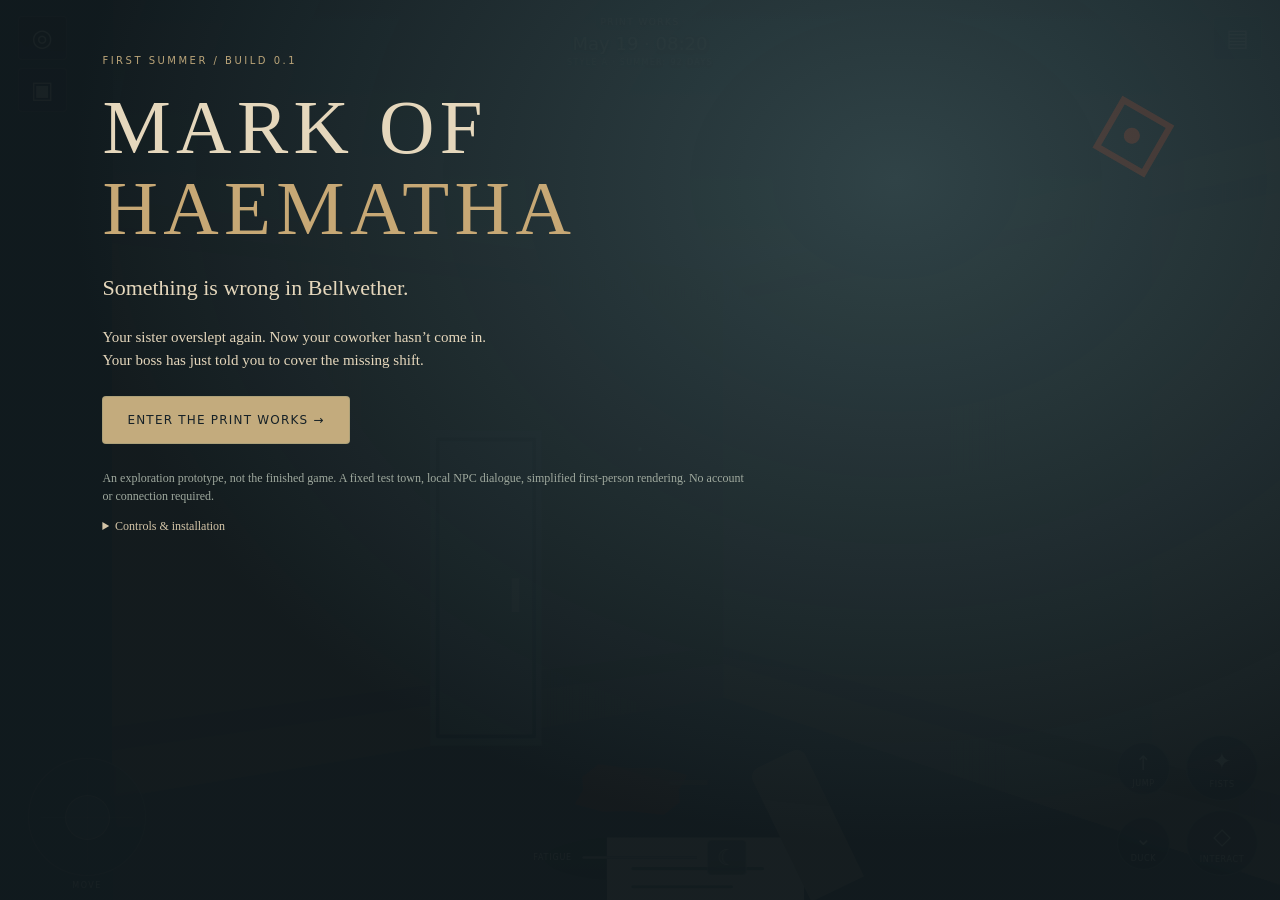
<file: index.template.html>
<!doctype html>
<html lang="en"><head><meta charset="utf-8"><meta name="viewport" content="width=device-width,initial-scale=1,viewport-fit=cover,user-scalable=no"><meta name="theme-color" content="#141d20"><meta name="apple-mobile-web-app-capable" content="yes"><meta name="apple-mobile-web-app-status-bar-style" content="black-translucent"><meta name="description" content="A playable investigation prototype for Mark of Haematha."><title>MARK OF HAEMATHA — First Summer</title><link rel="manifest" href="manifest.webmanifest"><link rel="icon" href="icons/icon.svg" type="image/svg+xml"><link rel="apple-touch-icon" href="icons/icon-192.png"><link rel="stylesheet" href="style.css"></head>
<body>
<canvas id="world" aria-label="First person game world"></canvas>
<div id="hud">
 <div class="left-tools"><button id="mapButton" title="Map and menu" aria-label="Map and menu">◎</button><button id="bagButton" title="Inventory" aria-label="Inventory">▣</button></div>
 <div id="clock"><span id="location">BELLWETHER PRINT WORKS</span><strong id="time"></strong><small id="status">FIRST SUMMER · PLAYABLE PROTOTYPE</small></div>
 <button id="notesButton" title="Notebook" aria-label="Notebook">▤</button>
 <div id="reticle">·</div><div id="target"></div>
 <div id="joystick" aria-label="Movement joystick"><div id="stick"></div><span>MOVE</span></div>
 <div id="actions"><button id="jumpButton" class="small" aria-label="Jump">↑<small>JUMP</small></button><button id="attackButton" aria-label="Attack">✦<small id="weaponLabel">FISTS</small></button><button id="duckButton" class="small" aria-label="Crouch, hold to observe">⌄<small>DUCK</small></button><button id="interactButton" aria-label="Interact">◇<small>INTERACT</small></button></div>
 <div id="vitals"><small>FATIGUE</small><progress id="fatigue" max="100" value="100"></progress><button id="restButton" aria-label="Rest">☾</button></div>
 <div id="toast" role="status"></div><div id="damage"></div>
</div>
<div id="panel" hidden></div>
<div id="conversation" hidden><div class="conversation-head"><span id="speaker"></span><button id="endTalk">LEAVE ×</button><button id="talkNotes">▤ NOTES</button></div><div id="exchange" aria-live="polite"></div><form id="talkForm"><input id="talkInput" autocomplete="off" maxlength="240" placeholder="Ask a question or say something…" aria-label="Your response"><button>SAY ↵</button></form><small>Local dialogue prototype · ask naturally about people, the blood, the library, or help.</small></div>
<div id="notes" hidden></div>
<div id="inspect" hidden><header><span id="inspectTitle"></span><button id="closeInspect">RETURN ×</button></header><canvas id="objectView"></canvas><aside id="objectInfo"></aside><footer><div class="row"><button id="flipObject">FLIP</button><button id="zoomOut" aria-label="Zoom out">−</button><button id="zoomIn" aria-label="Zoom in">+</button><button id="resetObject">RESET VIEW</button></div><p>Drag to turn and tilt · pinch to zoom · triple tap to return</p></footer></div>
<div id="welcome"><div class="title-mark">⟐</div><p class="eyebrow">FIRST SUMMER / BUILD 0.1</p><h1>MARK OF<br><em>HAEMATHA</em></h1><p class="tagline">Something is wrong in Bellwether.</p><p>Your sister overslept again. Now your coworker hasn’t come in.<br>Your boss has just told you to cover the missing shift.</p><div class="welcome-actions"><button id="begin">ENTER THE PRINT WORKS →</button><button id="resume" hidden>CONTINUE SAVED GAME</button></div><p class="fine">An exploration prototype, not the finished game. A fixed test town, local NPC dialogue, simplified first-person rendering. No account or connection required.</p><details><summary>Controls &amp; installation</summary><p>Phone: landscape recommended. Left stick moves; drag the scene to look. Tap people to talk. Triple tap objects to inspect. Hold DUCK to watch a location. PC: WASD, drag to look, E interact, F inspect, Space jump, C crouch, M map, N notes. Escape closes panels.</p><p>On iPhone, open the hosted game in Safari → Share → Add to Home Screen. Offline play becomes available after one successful online load. Export important saves from Map → Saves.</p></details><div id="bootStatus"></div></div>
<script src="app.js" defer></script><script src="controls.js" defer></script></body></html>
</file>
<file: style.css>
:root{color-scheme:dark;--paper:#e5d7bc;--muted:#9eaa9e;--ink:#111c20;--gold:#c1a578;--line:#ffffff22;--red:#a44336}*{box-sizing:border-box}body{margin:0;background:#11191b;color:var(--paper);font:15px/1.5 Georgia,serif;overflow:hidden;overscroll-behavior:none}button,input,textarea,select{font:inherit}button{color:var(--paper);background:#253134;border:1px solid #8c927367;border-radius:4px;padding:10px 15px;cursor:pointer}button:hover{background:#3b4846}button:disabled{opacity:.4;cursor:default}button:focus-visible,input:focus-visible{outline:2px solid #dcc39a;outline-offset:3px}button small{display:block;font:8px/1.6 system-ui;letter-spacing:.08em}input,textarea,select{background:#111d21;color:var(--paper);border:1px solid #777f6e;padding:10px;border-radius:3px}textarea{width:100%;resize:vertical}#world{display:block;width:100vw;height:100dvh;touch-action:none}#hud{position:fixed;inset:0;pointer-events:none;padding:env(safe-area-inset-top) env(safe-area-inset-right) env(safe-area-inset-bottom) env(safe-area-inset-left);font-family:system-ui}#hud button,#joystick{pointer-events:auto;touch-action:none;user-select:none;-webkit-user-select:none}#hud button{background:#10212680;border-color:#ddd6ad44;backdrop-filter:blur(5px)}.left-tools{position:absolute;left:max(18px,env(safe-area-inset-left));top:max(16px,env(safe-area-inset-top));display:grid;gap:8px}.left-tools button,#notesButton{font-size:24px;padding:3px 12px}#notesButton{position:absolute;right:max(18px,env(safe-area-inset-right));top:max(16px,env(safe-area-inset-top))}#clock{position:absolute;top:max(16px,env(safe-area-inset-top));left:50%;transform:translateX(-50%);text-align:center;text-shadow:0 2px 4px #000;width:65%}#clock span,#clock small{display:block;font-size:9px;letter-spacing:.16em}#clock strong{font-weight:400;font-size:18px}#clock small{color:#c3c4b2;font-size:8px}#reticle{position:absolute;left:50%;top:50%;font-size:28px;transform:translate(-50%,-50%);color:#fff9}#target{position:absolute;top:57%;left:50%;transform:translateX(-50%);text-align:center;font-size:11px;text-shadow:0 2px 3px black}#joystick{position:absolute;bottom:max(24px,env(safe-area-inset-bottom));left:max(28px,env(safe-area-inset-left));width:118px;height:118px;border:1px solid #e0dfbe45;background:#13292d45;border-radius:50%;backdrop-filter:blur(2px)}#joystick:before,#joystick:after{content:'';position:absolute;background:#d5d4b522;top:50%;left:10%;width:80%;height:1px}#joystick:after{transform:rotate(90deg)}#stick{position:absolute;width:45px;height:45px;top:36px;left:36px;background:#e2d7b226;border:1px solid #ddd8b75c;border-radius:50%}#joystick span{position:absolute;bottom:-17px;width:100%;text-align:center;font-size:8px;letter-spacing:.18em;color:#c5c9b6}#actions{position:absolute;right:max(22px,env(safe-area-inset-right));bottom:24px;display:grid;grid-template-columns:60px 72px;gap:9px;align-items:center}#actions button{height:66px;border-radius:50%;font-size:23px;padding:5px}#actions .small{width:53px;height:53px;font-size:20px}#vitals{position:absolute;bottom:max(25px,env(safe-area-inset-bottom));left:50%;transform:translateX(-50%);display:flex;align-items:center;gap:10px}#vitals small{font-size:8px;letter-spacing:.1em}progress{width:115px;height:5px;accent-color:#bea97d}#restButton{font-size:22px;padding:0 9px}#toast{position:absolute;top:22%;left:50%;transform:translateX(-50%);background:#0c171be8;max-width:65vw;padding:9px 18px;border-left:2px solid var(--gold);opacity:0;transition:opacity .2s;font-size:12px;text-align:center}#toast.show{opacity:1}#damage{position:absolute;inset:0;opacity:0;background:radial-gradient(ellipse,transparent 20%,#b52019b0);transition:opacity .3s}#panel,#notes{position:fixed;z-index:6;inset:7% 7%;padding:24px;background:#132126f5;border:1px solid #a89e7555;box-shadow:0 18px 80px #0009;overflow:auto;backdrop-filter:blur(12px)}[hidden]{display:none!important}.panel-head{display:flex;justify-content:space-between;gap:15px;align-items:center;border-bottom:1px solid var(--line);padding-bottom:14px;margin-bottom:20px}.panel-head h2{margin:0;font-size:23px;font-weight:400}.tabs{display:flex;gap:6px;flex-wrap:wrap}.tabs button{padding:7px 13px;font:11px system-ui}.tabs .active{background:#b9a174;color:#182126}.columns{display:grid;grid-template-columns:1fr 1fr;gap:22px}.card{border:1px solid var(--line);background:#ffffff04;padding:17px;margin:10px 0}.card h3{margin:0 0 9px;font-weight:400}.muted,.fine{color:#9fa99e;font-size:12px}#townMap{width:100%;max-height:54vh;aspect-ratio:1.25;background:#243136;border:1px solid #667169;touch-action:none}.location-list button{display:block;width:100%;text-align:left;margin:9px 0}.location-list small{display:block;color:#aab4a5}.row{display:flex;gap:8px;align-items:center;flex-wrap:wrap}.inventory-grid{display:grid;grid-template-columns:repeat(5,62px);grid-template-rows:repeat(2,62px);gap:5px;position:relative;margin:15px 0}.cell{border:1px dashed #a7a98b55;background:#ffffff03;display:grid;place-content:center;font:10px system-ui;text-align:center;cursor:pointer}.cell.occupied{background:#82735544;border:1px solid #a89b72}.cell.selected{outline:2px solid #d7bc84}.pockets{display:flex;gap:5px}.pockets button{width:73px;min-height:65px;font:10px system-ui;padding:7px}.save-row{border-bottom:1px solid var(--line);padding:10px 0;display:flex;justify-content:space-between;align-items:center;gap:12px}.save-row button{padding:5px 12px}.save-row small{display:block;color:#a9b1a4}#conversation{position:fixed;z-index:5;left:4%;top:17%;width:min(590px,65%);padding:20px;background:#102025ed;border:1px solid #ac9e7155;box-shadow:0 12px 60px #0007}.conversation-head{display:flex;align-items:center;gap:9px;font:11px system-ui;letter-spacing:.1em}.conversation-head span{flex:1}.conversation-head button{font:9px system-ui;padding:6px}#exchange{min-height:100px;max-height:32vh;overflow:auto;margin:18px 0}#exchange p{margin:8px 0}#exchange .you{font-style:italic;color:#a7b3aa;font-size:13px}#talkForm{display:flex;gap:7px}#talkInput{width:100%;min-width:0}#talkForm button{white-space:nowrap}#conversation>small{display:block;margin-top:10px;color:#8e9c93;font-size:10px}#notes{z-index:8;left:38%;right:3%;top:9%;bottom:8%}#notes textarea{height:37vh;background:#e5dbc5;color:#253333;font:16px/1.8 Georgia}#notes ul{padding:0;list-style:none}#notes li{display:flex;gap:8px;padding:8px 0;border-bottom:1px solid var(--line)}#notes li span{flex:1}#inspect{position:fixed;z-index:9;inset:0;background:radial-gradient(ellipse at 35% 45%,#354348,#111b20 70%)}#inspect header{position:absolute;left:5%;right:5%;top:5%;display:flex;justify-content:space-between;font-size:22px}#objectView{position:absolute;top:15%;left:0;width:65%;height:70%;touch-action:none}#objectInfo{position:absolute;right:5%;width:28%;top:25%}#objectInfo button{display:block;margin:10px 0;width:100%}#inspect footer{position:absolute;bottom:5%;left:5%;font:11px system-ui;color:#aab2a4}#welcome{position:fixed;z-index:10;inset:0;overflow:auto;background:radial-gradient(ellipse at 70% 20%,#304347,#10191df5 65%);padding:5vh 8vw}.title-mark{float:right;font-size:160px;line-height:1;color:#a34d3a44;transform:rotate(-15deg)}.eyebrow{font:10px system-ui;letter-spacing:.25em;color:#bba579}h1{font-weight:400;line-height:1.05;font-size:clamp(38px,6vw,78px);letter-spacing:.07em;margin:22px 0}h1 em{color:#c7a875;font-style:normal}.tagline{font-size:22px}.welcome-actions{display:flex;gap:12px;flex-wrap:wrap;margin:25px 0}.welcome-actions button:first-child{background:#c3ab7d;color:#162127;font:12px system-ui;letter-spacing:.1em;padding:16px 24px}.fine{max-width:650px}details{max-width:700px;font-size:12px;color:#aeb6aa}summary{cursor:pointer;color:#d3c4a7}#bootStatus{font:11px system-ui;color:#b7a77f;margin-top:12px}.watch-banner{color:#d7bd83}label{display:block;margin:10px 0}h3{font-weight:400}.help-table{font-size:13px}.help-table td{padding:8px;border-bottom:1px solid var(--line)}@media(max-width:700px){#panel{inset:4%;padding:16px}.panel-head{flex-wrap:wrap;margin-bottom:10px;padding-bottom:9px}.panel-head h2{font-size:18px}.columns{gap:12px;grid-template-columns:1fr 1fr}.inventory-grid{grid-template-columns:repeat(5,43px);grid-template-rows:repeat(2,47px)}#notes{left:28%;padding:15px}#notes textarea{height:35vh}#conversation{left:3%;width:72%;padding:13px}#joystick{width:100px;height:100px;left:22px;bottom:23px}#stick{top:27px;left:27px}#actions{right:18px;gap:5px;grid-template-columns:48px 60px}#actions button{height:56px;font-size:20px}#actions .small{width:45px;height:45px}#vitals{gap:6px}progress{width:65px}#vitals small{display:none}#clock strong{font-size:14px}#clock{top:12px}#clock span{font-size:8px}#objectInfo{top:21%;width:33%;right:4%;font-size:12px}#objectView{width:60%}.title-mark{font-size:80px}.tagline{font-size:18px}#welcome{padding:5vh 7vw}.card{padding:11px}.pockets button{width:50px;padding:3px}.tabs button{padding:6px 9px}}@media(orientation:portrait){#clock{width:57%}#clock span{font-size:7px}#vitals{bottom:162px}.columns{grid-template-columns:1fr}#conversation{width:94%;top:16%}#notes{left:3%;top:32%;bottom:3%}#notes textarea{height:25vh}#inspect header{font-size:17px}#objectView{top:12%;height:44%;width:100%}#objectInfo{top:56%;left:7%;width:86%}#objectInfo .row{display:flex}#objectInfo button{width:auto;display:inline-block;margin-right:7px}#inspect footer{bottom:2%}#townMap{max-height:32vh}#panel{inset:3%}.title-mark{display:none}}@media(prefers-reduced-motion:reduce){*{transition:none!important}}
</file>
